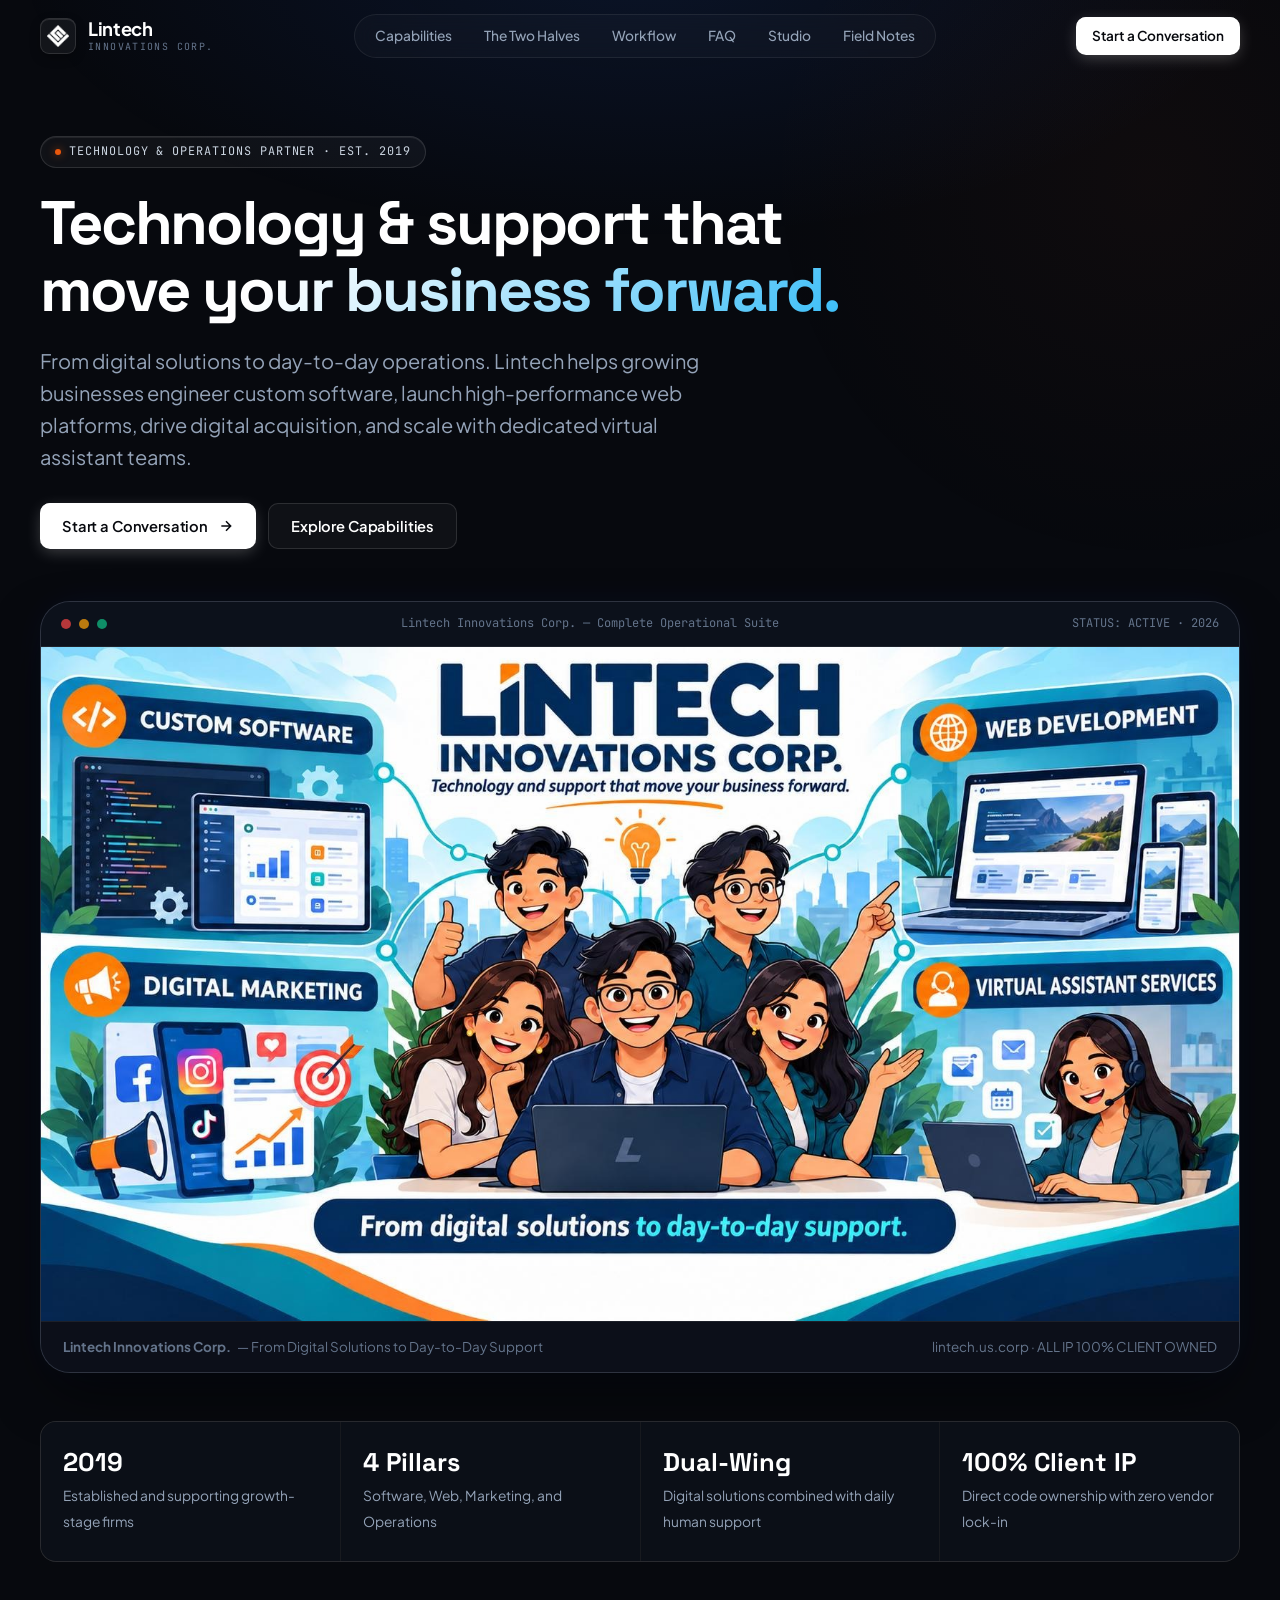
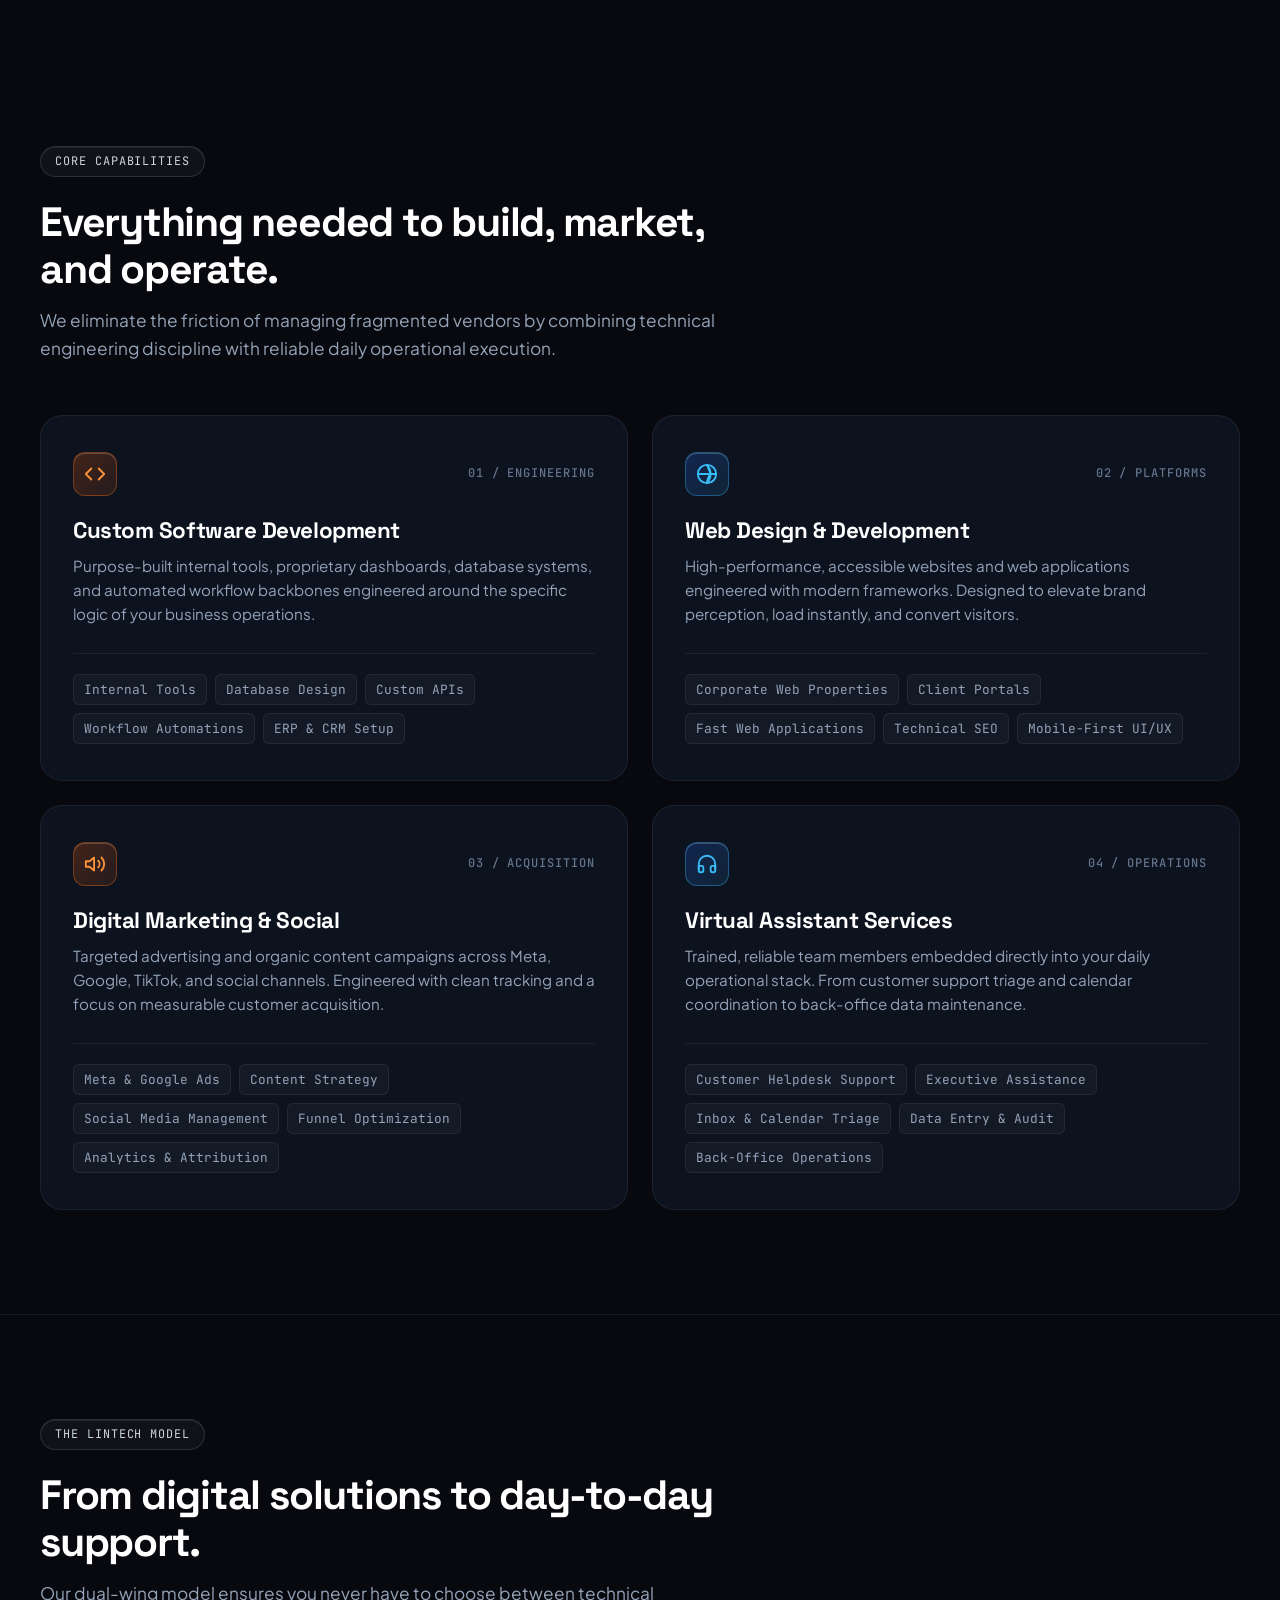
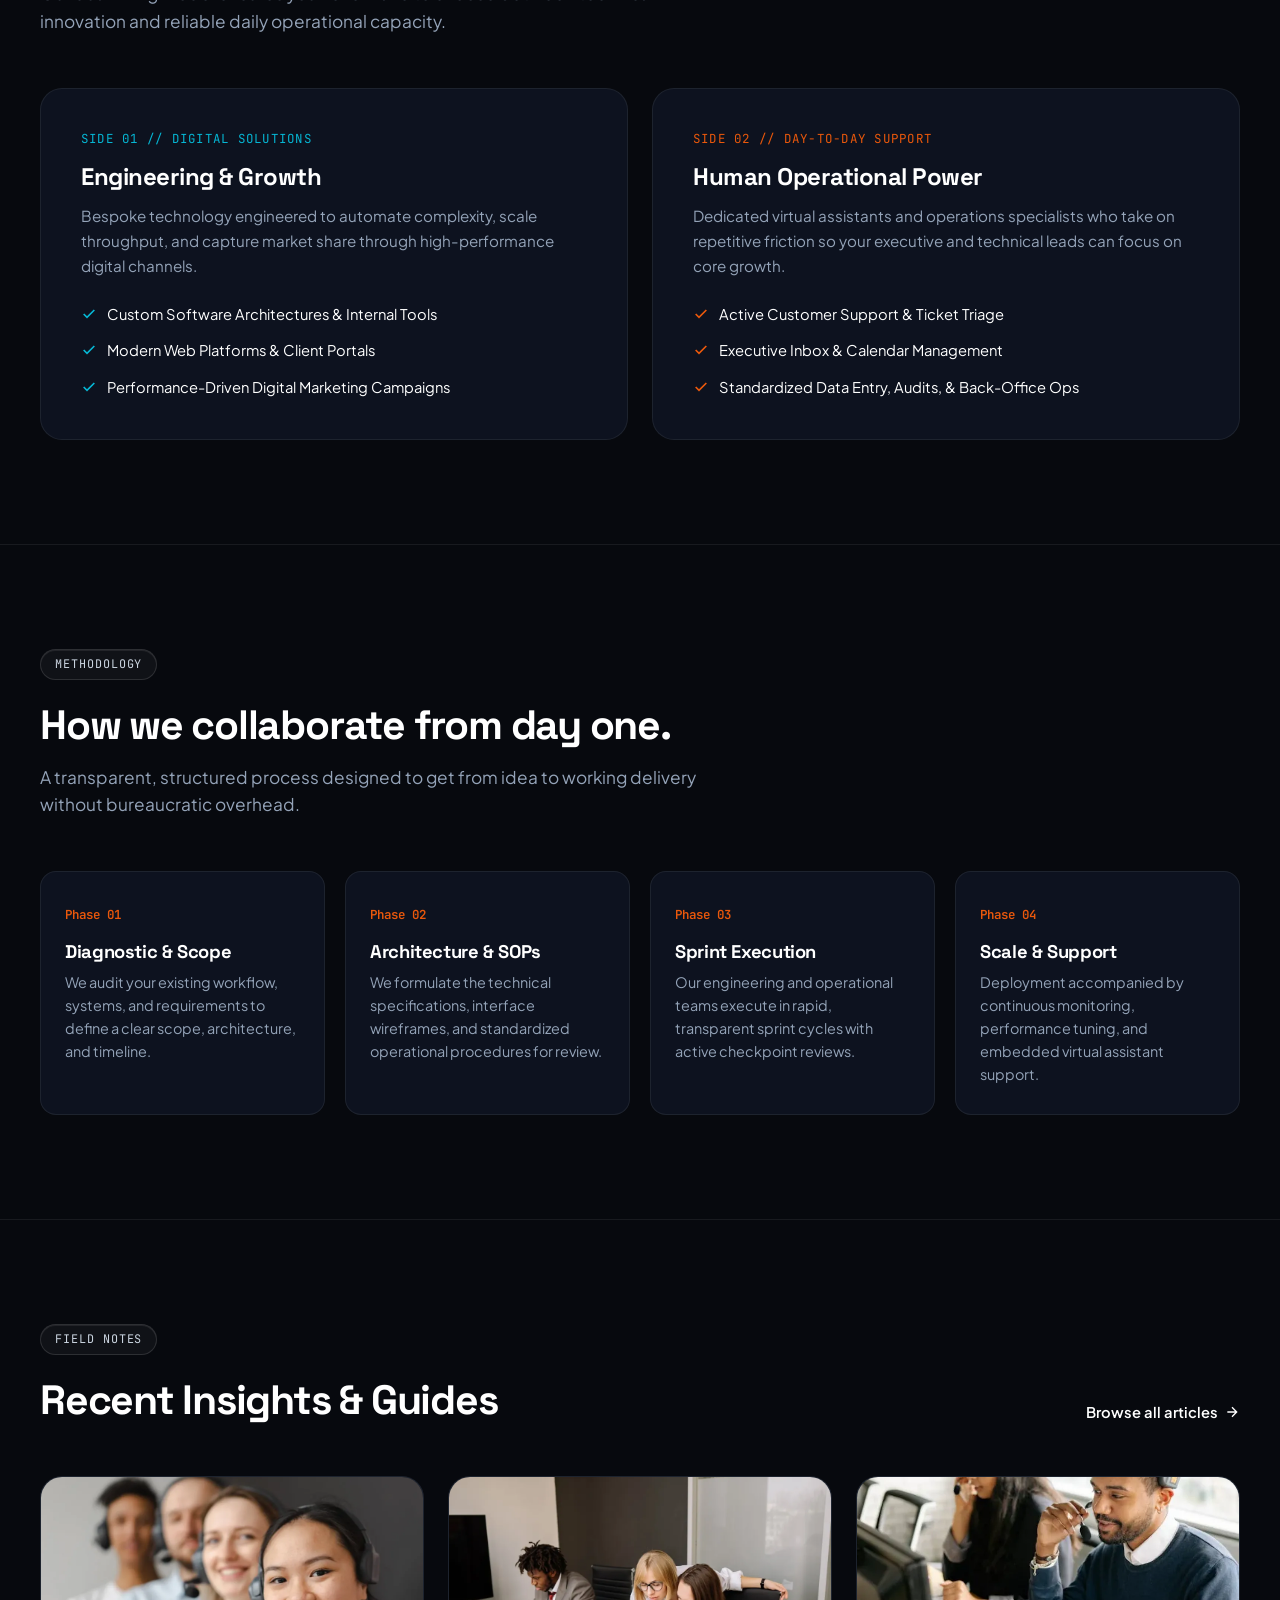
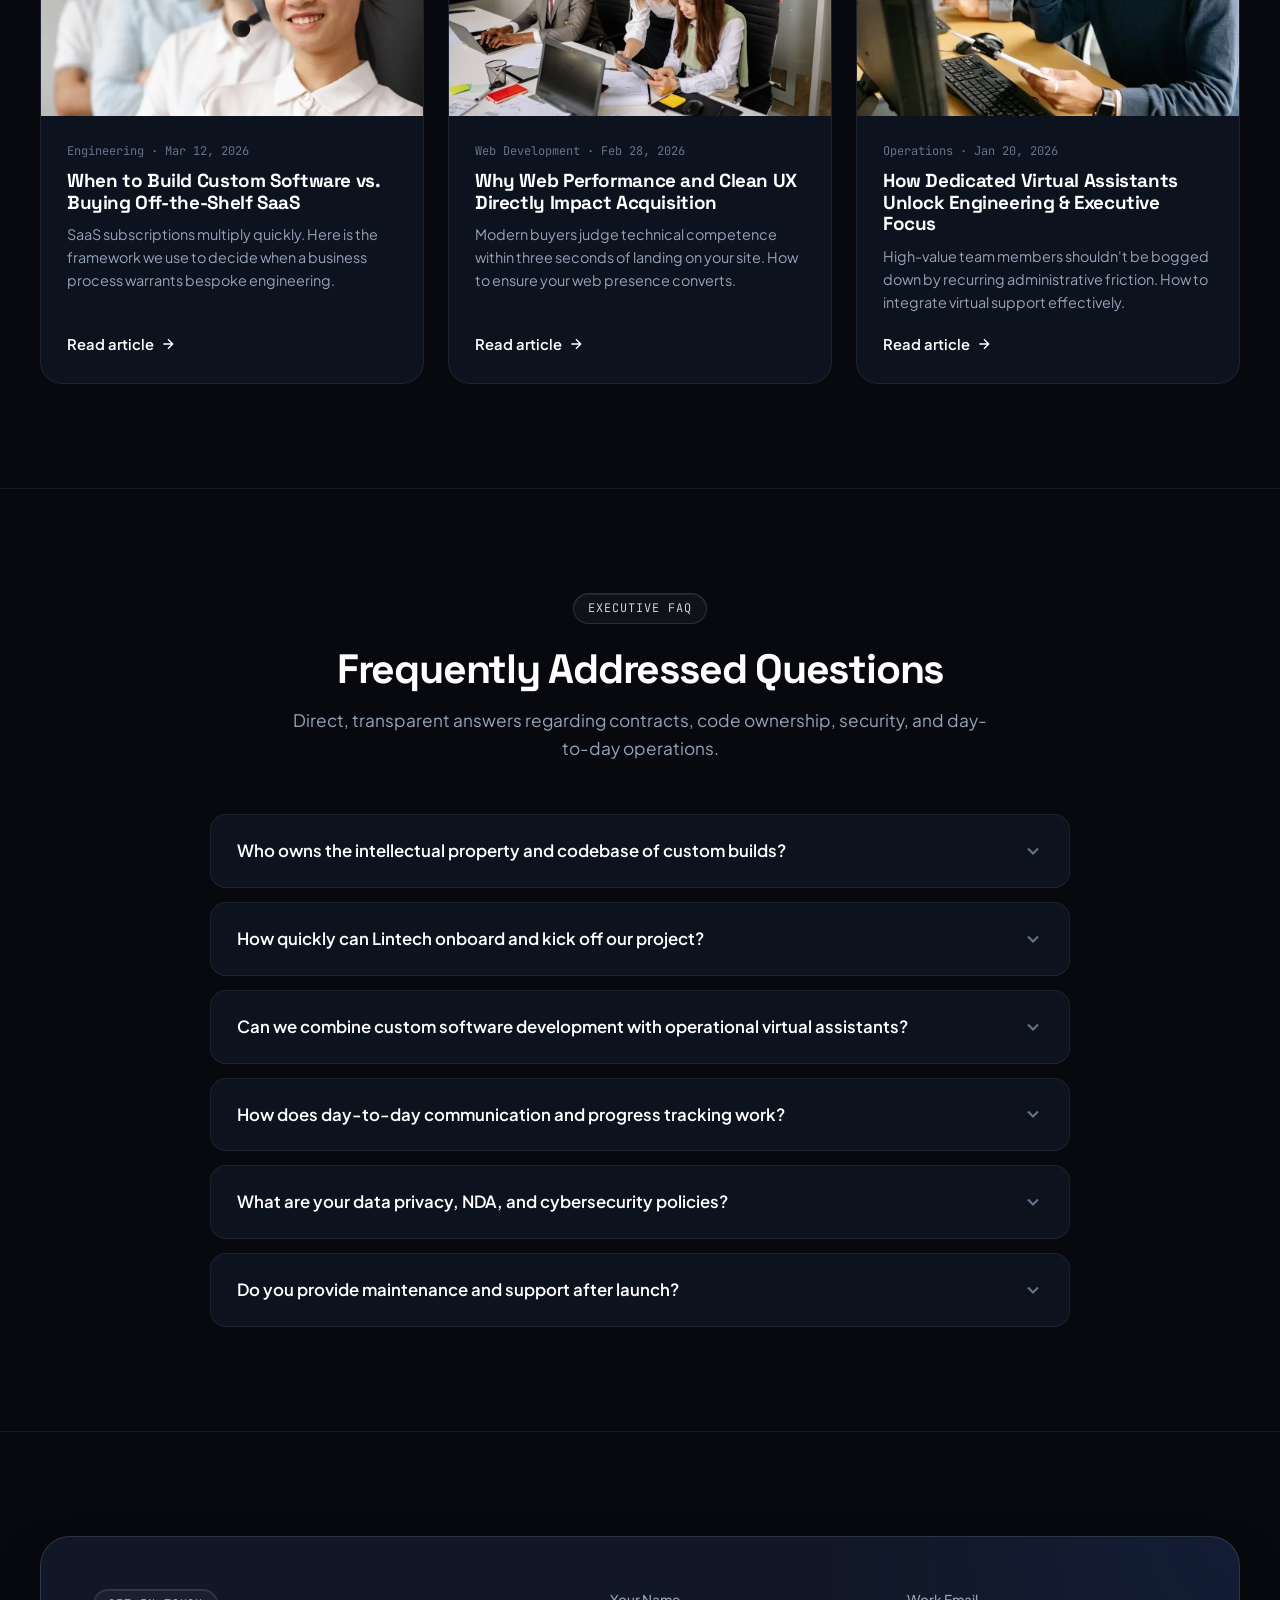
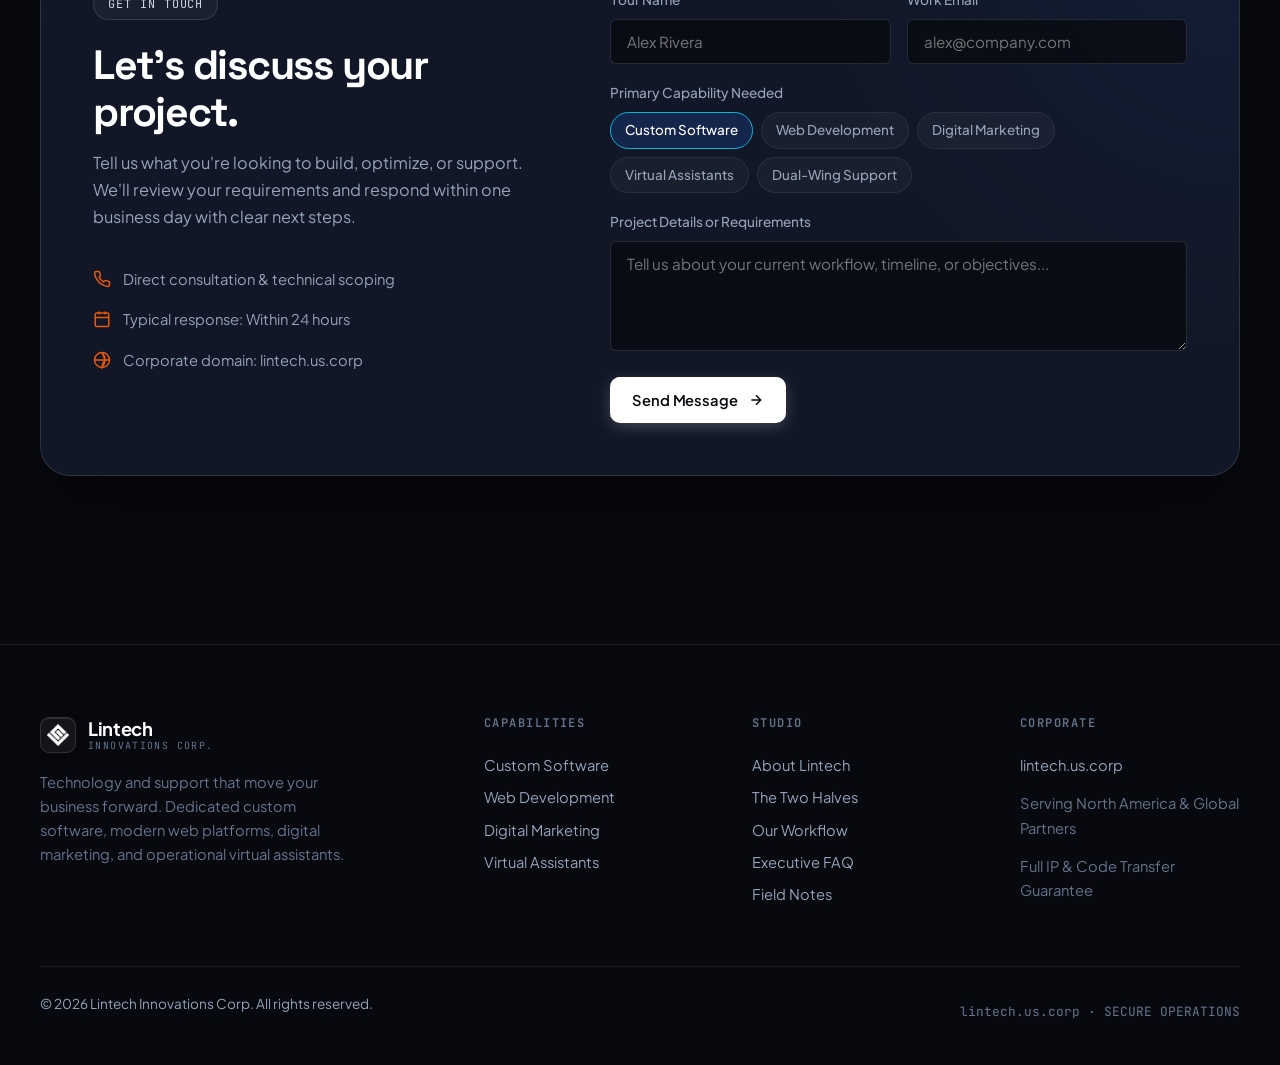
<file: index.html>
<!DOCTYPE html>
<html lang="en">
<head>
  <meta charset="UTF-8" />
  <meta name="viewport" content="width=device-width, initial-scale=1.0" />
  <title>Lintech Innovations Corp. — Technology &amp; Support That Move Your Business Forward</title>
  <meta name="description" content="Lintech Innovations Corp. provides bespoke custom software engineering, modern web development, digital marketing, and dedicated virtual assistant operations." />
  <meta name="theme-color" content="#07090e" />
  <link rel="preconnect" href="https://fonts.googleapis.com">
  <link rel="preconnect" href="https://fonts.gstatic.com" crossorigin>
  <link href="https://fonts.googleapis.com/css2?family=Inter:wght@400;500;600;700&family=Space+Grotesk:wght@500;600;700&family=JetBrains+Mono:wght@400;500&display=swap" rel="stylesheet">
  <link rel="stylesheet" href="assets/css/styles.css?v=2.3" />
  <link rel="icon" href="assets/img/logo.png" type="image/png" />
</head>
<body>
  <!-- Ambient Atmosphere -->
  <div class="bg-ambient" aria-hidden="true"></div>

  <!-- Header -->
  <header class="site-header" id="siteHeader">
    <div class="container nav">
      <a class="brand" href="index.html" aria-label="Lintech Innovations Corp. Home">
        <div class="brand-logo-frame">
          <img src="assets/img/logo.png" alt="Lintech" class="brand-logo" width="22" height="22" />
        </div>
        <div class="brand-text">
          <strong>Lintech</strong>
          <small>Innovations Corp.</small>
        </div>
      </a>

      <nav class="nav-links" aria-label="Primary navigation">
        <a href="#services">Capabilities</a>
        <a href="#solutions-support">The Two Halves</a>
        <a href="#workflow">Workflow</a>
        <a href="#faq">FAQ</a>
        <a href="about.html">Studio</a>
        <a href="blog.html">Field Notes</a>
      </nav>

      <div class="nav-cta">
        <a href="#contact" class="btn btn-primary btn-sm">Start a Conversation</a>
        <button class="hamburger" id="hamburger" aria-label="Toggle navigation menu" aria-expanded="false" aria-controls="mobileMenu">
          <span></span><span></span><span></span>
        </button>
      </div>
    </div>

    <!-- Mobile Menu -->
    <div class="mobile-menu" id="mobileMenu">
      <a href="#services">Capabilities</a>
      <a href="#solutions-support">The Two Halves</a>
      <a href="#workflow">Workflow</a>
      <a href="#faq">FAQ</a>
      <a href="about.html">Studio</a>
      <a href="blog.html">Field Notes</a>
      <a href="#contact" class="btn btn-primary btn-sm" style="margin-top: 8px;">Start a Conversation</a>
    </div>
  </header>

  <main>
    <!-- Hero Section -->
    <section class="hero" id="home">
      <div class="container">
        <div class="hero-content">
          <div class="tag-badge">
            <span class="badge-dot"></span>
            <span>Technology &amp; Operations Partner &middot; Est. 2019</span>
          </div>
          <h1>
            Technology &amp; support that<br />
            <span class="text-highlight">move your business forward.</span>
          </h1>
          <p class="lead">
            From digital solutions to day-to-day operations. Lintech helps growing businesses engineer custom software, launch high-performance web platforms, drive digital acquisition, and scale with dedicated virtual assistant teams.
          </p>
          <div class="hero-actions">
            <a href="#contact" class="btn btn-primary">
              <span>Start a Conversation</span>
              <svg viewBox="0 0 24 24" width="16" height="16" fill="none" stroke="currentColor" stroke-width="2.2"><path d="M5 12h14M12 5l7 7-7 7"/></svg>
            </a>
            <a href="#services" class="btn btn-secondary">Explore Capabilities</a>
          </div>
        </div>

        <!-- Masterpiece Frame for Lintech Banner -->
        <div class="hero-banner-container">
          <div class="hero-banner-header" aria-hidden="true">
            <div class="hero-banner-controls">
              <span></span><span></span><span></span>
            </div>
            <div>Lintech Innovations Corp. &mdash; Complete Operational Suite</div>
            <div>STATUS: ACTIVE &middot; 2026</div>
          </div>

          <img src="assets/img/lintech-banner.jpg"
               alt="Lintech Innovations Corp. team delivering custom software, web development, digital marketing, and virtual assistant services"
               width="1160" height="652" />

          <div class="hero-banner-caption">
            <span><strong>Lintech Innovations Corp.</strong> &mdash; From Digital Solutions to Day-to-Day Support</span>
            <span>lintech.us.corp &middot; ALL IP 100% CLIENT OWNED</span>
          </div>
        </div>

        <!-- Grounded Quick Facts -->
        <div class="quick-facts">
          <div class="fact-item">
            <strong>2019</strong>
            <span>Established and supporting growth-stage firms</span>
          </div>
          <div class="fact-item">
            <strong>4 Pillars</strong>
            <span>Software, Web, Marketing, and Operations</span>
          </div>
          <div class="fact-item">
            <strong>Dual-Wing</strong>
            <span>Digital solutions combined with daily human support</span>
          </div>
          <div class="fact-item">
            <strong>100% Client IP</strong>
            <span>Direct code ownership with zero vendor lock-in</span>
          </div>
        </div>
      </div>
    </section>

    <!-- Core Capabilities Section -->
    <section class="section" id="services">
      <div class="container">
        <div class="section-header">
          <div class="tag-badge"><span>Core Capabilities</span></div>
          <h2>Everything needed to build, market, and operate.</h2>
          <p>We eliminate the friction of managing fragmented vendors by combining technical engineering discipline with reliable daily operational execution.</p>
        </div>

        <div class="services-grid">
          <!-- Pillar 1: Custom Software -->
          <article class="service-card" id="software">
            <div class="service-card-header">
              <div class="service-icon-badge orange">
                <svg viewBox="0 0 24 24" fill="none" stroke="currentColor" stroke-width="2" stroke-linecap="round" stroke-linejoin="round">
                  <polyline points="16 18 22 12 16 6"></polyline>
                  <polyline points="8 6 2 12 8 18"></polyline>
                </svg>
              </div>
              <span class="service-num">01 / ENGINEERING</span>
            </div>
            <h3>Custom Software Development</h3>
            <p>Purpose-built internal tools, proprietary dashboards, database systems, and automated workflow backbones engineered around the specific logic of your business operations.</p>
            <ul class="service-deliverables">
              <li>Internal Tools</li>
              <li>Database Design</li>
              <li>Custom APIs</li>
              <li>Workflow Automations</li>
              <li>ERP &amp; CRM Setup</li>
            </ul>
          </article>

          <!-- Pillar 2: Web Development -->
          <article class="service-card" id="web">
            <div class="service-card-header">
              <div class="service-icon-badge blue">
                <svg viewBox="0 0 24 24" fill="none" stroke="currentColor" stroke-width="2" stroke-linecap="round" stroke-linejoin="round">
                  <circle cx="12" cy="12" r="10"></circle>
                  <line x1="2" y1="12" x2="22" y2="12"></line>
                  <path d="M12 2a15.3 15.3 0 0 1 4 10 15.3 15.3 0 0 1-4 10 15.3 15.3 0 0 1 4-10z"></path>
                </svg>
              </div>
              <span class="service-num">02 / PLATFORMS</span>
            </div>
            <h3>Web Design &amp; Development</h3>
            <p>High-performance, accessible websites and web applications engineered with modern frameworks. Designed to elevate brand perception, load instantly, and convert visitors.</p>
            <ul class="service-deliverables">
              <li>Corporate Web Properties</li>
              <li>Client Portals</li>
              <li>Fast Web Applications</li>
              <li>Technical SEO</li>
              <li>Mobile-First UI/UX</li>
            </ul>
          </article>

          <!-- Pillar 3: Digital Marketing -->
          <article class="service-card" id="marketing">
            <div class="service-card-header">
              <div class="service-icon-badge orange">
                <svg viewBox="0 0 24 24" fill="none" stroke="currentColor" stroke-width="2" stroke-linecap="round" stroke-linejoin="round">
                  <path d="M11 5L6 9H2v6h4l5 4V5z"></path>
                  <path d="M15.54 8.46a5 5 0 0 1 0 7.07"></path>
                  <path d="M19.07 4.93a10 10 0 0 1 0 14.14"></path>
                </svg>
              </div>
              <span class="service-num">03 / ACQUISITION</span>
            </div>
            <h3>Digital Marketing &amp; Social</h3>
            <p>Targeted advertising and organic content campaigns across Meta, Google, TikTok, and social channels. Engineered with clean tracking and a focus on measurable customer acquisition.</p>
            <ul class="service-deliverables">
              <li>Meta &amp; Google Ads</li>
              <li>Content Strategy</li>
              <li>Social Media Management</li>
              <li>Funnel Optimization</li>
              <li>Analytics &amp; Attribution</li>
            </ul>
          </article>

          <!-- Pillar 4: Virtual Assistant Services -->
          <article class="service-card" id="va">
            <div class="service-card-header">
              <div class="service-icon-badge blue">
                <svg viewBox="0 0 24 24" fill="none" stroke="currentColor" stroke-width="2" stroke-linecap="round" stroke-linejoin="round">
                  <path d="M3 18v-6a9 9 0 0 1 18 0v6"></path>
                  <path d="M21 19a2 2 0 0 1-2 2h-1a2 2 0 0 1-2-2v-3a2 2 0 0 1 2-2h3zM3 19a2 2 0 0 0 2 2h1a2 2 0 0 0 2-2v-3a2 2 0 0 0-2-2H3z"></path>
                </svg>
              </div>
              <span class="service-num">04 / OPERATIONS</span>
            </div>
            <h3>Virtual Assistant Services</h3>
            <p>Trained, reliable team members embedded directly into your daily operational stack. From customer support triage and calendar coordination to back-office data maintenance.</p>
            <ul class="service-deliverables">
              <li>Customer Helpdesk Support</li>
              <li>Executive Assistance</li>
              <li>Inbox &amp; Calendar Triage</li>
              <li>Data Entry &amp; Audit</li>
              <li>Back-Office Operations</li>
            </ul>
          </article>
        </div>
      </div>
    </section>

    <!-- The Two Halves of Lintech (Banner Tagline Showcase) -->
    <section class="section" id="solutions-support" style="border-top: 1px solid var(--border-subtle);">
      <div class="container">
        <div class="section-header">
          <div class="tag-badge"><span>The Lintech Model</span></div>
          <h2>From digital solutions to day-to-day support.</h2>
          <p>Our dual-wing model ensures you never have to choose between technical innovation and reliable daily operational capacity.</p>
        </div>

        <div class="pillars-showcase">
          <!-- Side 1: Digital Solutions -->
          <div class="pillar-box">
            <span class="pillar-badge">Side 01 // Digital Solutions</span>
            <h3>Engineering &amp; Growth</h3>
            <p>Bespoke technology engineered to automate complexity, scale throughput, and capture market share through high-performance digital channels.</p>
            <ul class="pillar-list">
              <li>
                <svg viewBox="0 0 24 24" fill="none" stroke="currentColor" stroke-width="2.5"><polyline points="20 6 9 17 4 12"></polyline></svg>
                <span>Custom Software Architectures &amp; Internal Tools</span>
              </li>
              <li>
                <svg viewBox="0 0 24 24" fill="none" stroke="currentColor" stroke-width="2.5"><polyline points="20 6 9 17 4 12"></polyline></svg>
                <span>Modern Web Platforms &amp; Client Portals</span>
              </li>
              <li>
                <svg viewBox="0 0 24 24" fill="none" stroke="currentColor" stroke-width="2.5"><polyline points="20 6 9 17 4 12"></polyline></svg>
                <span>Performance-Driven Digital Marketing Campaigns</span>
              </li>
            </ul>
          </div>

          <!-- Side 2: Day-to-Day Support -->
          <div class="pillar-box">
            <span class="pillar-badge warm">Side 02 // Day-to-Day Support</span>
            <h3>Human Operational Power</h3>
            <p>Dedicated virtual assistants and operations specialists who take on repetitive friction so your executive and technical leads can focus on core growth.</p>
            <ul class="pillar-list warm">
              <li>
                <svg viewBox="0 0 24 24" fill="none" stroke="currentColor" stroke-width="2.5"><polyline points="20 6 9 17 4 12"></polyline></svg>
                <span>Active Customer Support &amp; Ticket Triage</span>
              </li>
              <li>
                <svg viewBox="0 0 24 24" fill="none" stroke="currentColor" stroke-width="2.5"><polyline points="20 6 9 17 4 12"></polyline></svg>
                <span>Executive Inbox &amp; Calendar Management</span>
              </li>
              <li>
                <svg viewBox="0 0 24 24" fill="none" stroke="currentColor" stroke-width="2.5"><polyline points="20 6 9 17 4 12"></polyline></svg>
                <span>Standardized Data Entry, Audits, &amp; Back-Office Ops</span>
              </li>
            </ul>
          </div>
        </div>
      </div>
    </section>

    <!-- Workflow / Methodology -->
    <section class="section" id="workflow" style="border-top: 1px solid var(--border-subtle);">
      <div class="container">
        <div class="section-header">
          <div class="tag-badge"><span>Methodology</span></div>
          <h2>How we collaborate from day one.</h2>
          <p>A transparent, structured process designed to get from idea to working delivery without bureaucratic overhead.</p>
        </div>

        <div class="workflow-grid">
          <div class="workflow-step">
            <span class="step-index">Phase 01</span>
            <h3>Diagnostic &amp; Scope</h3>
            <p>We audit your existing workflow, systems, and requirements to define a clear scope, architecture, and timeline.</p>
          </div>
          <div class="workflow-step">
            <span class="step-index">Phase 02</span>
            <h3>Architecture &amp; SOPs</h3>
            <p>We formulate the technical specifications, interface wireframes, and standardized operational procedures for review.</p>
          </div>
          <div class="workflow-step">
            <span class="step-index">Phase 03</span>
            <h3>Sprint Execution</h3>
            <p>Our engineering and operational teams execute in rapid, transparent sprint cycles with active checkpoint reviews.</p>
          </div>
          <div class="workflow-step">
            <span class="step-index">Phase 04</span>
            <h3>Scale &amp; Support</h3>
            <p>Deployment accompanied by continuous monitoring, performance tuning, and embedded virtual assistant support.</p>
          </div>
        </div>
      </div>
    </section>

    <!-- Field Notes / Articles -->
    <section class="section" id="articles" style="border-top: 1px solid var(--border-subtle);">
      <div class="container">
        <div class="section-header" style="display:flex; justify-content:space-between; align-items:flex-end; flex-wrap:wrap; gap:20px; max-width:none;">
          <div>
            <div class="tag-badge"><span>Field Notes</span></div>
            <h2 style="margin:0;">Recent Insights &amp; Guides</h2>
          </div>
          <a href="blog.html" class="link-inline">
            <span>Browse all articles</span>
            <svg viewBox="0 0 24 24" fill="none" stroke="currentColor" stroke-width="2"><path d="M5 12h14M12 5l7 7-7 7"/></svg>
          </a>
        </div>
        <div id="homeInsights" class="cards-3"></div>
      </div>
    </section>

    <!-- Executive FAQ Section -->
    <section class="section" id="faq" style="border-top: 1px solid var(--border-subtle);">
      <div class="container">
        <div class="section-header" style="text-align: center; margin-left: auto; margin-right: auto;">
          <div class="tag-badge"><span>Executive FAQ</span></div>
          <h2>Frequently Addressed Questions</h2>
          <p>Direct, transparent answers regarding contracts, code ownership, security, and day-to-day operations.</p>
        </div>

        <div class="faq-accordion" id="faqAccordion">
          <!-- Item 1 -->
          <div class="faq-item">
            <button class="faq-trigger" aria-expanded="false" type="button">
              <span>Who owns the intellectual property and codebase of custom builds?</span>
              <svg class="faq-icon" viewBox="0 0 24 24" fill="none" stroke="currentColor" stroke-width="2.5"><polyline points="6 9 12 15 18 9"></polyline></svg>
            </button>
            <div class="faq-content">
              <p>You own 100% of all intellectual property, source code, repositories, data schemas, and design assets from day one. We develop directly in your GitHub/GitLab repositories or transfer them cleanly upon milestone sign-offs. We never enforce proprietary vendor lock-in.</p>
            </div>
          </div>

          <!-- Item 2 -->
          <div class="faq-item">
            <button class="faq-trigger" aria-expanded="false" type="button">
              <span>How quickly can Lintech onboard and kick off our project?</span>
              <svg class="faq-icon" viewBox="0 0 24 24" fill="none" stroke="currentColor" stroke-width="2.5"><polyline points="6 9 12 15 18 9"></polyline></svg>
            </button>
            <div class="faq-content">
              <p>Following our initial diagnostic session and approved technical scope, sprint kickoffs typically occur within 3 to 7 business days. For dedicated virtual assistant placements, onboarding and SOP calibration typically take 5 business days.</p>
            </div>
          </div>

          <!-- Item 3 -->
          <div class="faq-item">
            <button class="faq-trigger" aria-expanded="false" type="button">
              <span>Can we combine custom software development with operational virtual assistants?</span>
              <svg class="faq-icon" viewBox="0 0 24 24" fill="none" stroke="currentColor" stroke-width="2.5"><polyline points="6 9 12 15 18 9"></polyline></svg>
            </button>
            <div class="faq-content">
              <p>Yes. That is precisely our dual-wing model (<em>"From digital solutions to day-to-day support"</em>). Our engineers can build your internal tools or workflow automations, and our virtual assistants are trained directly on those systems to operate them daily—eliminating knowledge transfer friction.</p>
            </div>
          </div>

          <!-- Item 4 -->
          <div class="faq-item">
            <button class="faq-trigger" aria-expanded="false" type="button">
              <span>How does day-to-day communication and progress tracking work?</span>
              <svg class="faq-icon" viewBox="0 0 24 24" fill="none" stroke="currentColor" stroke-width="2.5"><polyline points="6 9 12 15 18 9"></polyline></svg>
            </button>
            <div class="faq-content">
              <p>We work directly inside your communication channels (shared Slack Connect, Microsoft Teams, or Discord). You receive asynchronous daily standup logs, weekly live demo walkthroughs, and real-time kanban tracking on Jira, Linear, or ClickUp.</p>
            </div>
          </div>

          <!-- Item 5 -->
          <div class="faq-item">
            <button class="faq-trigger" aria-expanded="false" type="button">
              <span>What are your data privacy, NDA, and cybersecurity policies?</span>
              <svg class="faq-icon" viewBox="0 0 24 24" fill="none" stroke="currentColor" stroke-width="2.5"><polyline points="6 9 12 15 18 9"></polyline></svg>
            </button>
            <div class="faq-content">
              <p>We sign mutual NDAs prior to accessing any internal data or codebase. All team members use enterprise password managers (1Password / Bitwarden), enforced multi-factor authentication (MFA), and role-based least-privilege access controls.</p>
            </div>
          </div>

          <!-- Item 6 -->
          <div class="faq-item">
            <button class="faq-trigger" aria-expanded="false" type="button">
              <span>Do you provide maintenance and support after launch?</span>
              <svg class="faq-icon" viewBox="0 0 24 24" fill="none" stroke="currentColor" stroke-width="2.5"><polyline points="6 9 12 15 18 9"></polyline></svg>
            </button>
            <div class="faq-content">
              <p>Yes. Every engineering deployment includes a 30-day warranty window for bug fixes and stability checks. Afterward, we offer ongoing maintenance retainers covering security patches, feature iterations, database optimization, and cloud uptime monitoring.</p>
            </div>
          </div>
        </div>
      </div>
    </section>

    <!-- Practical Project Inquiry Form -->
    <section class="section" id="contact" style="border-top: 1px solid var(--border-subtle);">
      <div class="container">
        <div class="inquiry-box">
          <div class="inquiry-info">
            <div class="tag-badge"><span>Get in Touch</span></div>
            <h2>Let's discuss your project.</h2>
            <p>Tell us what you're looking to build, optimize, or support. We'll review your requirements and respond within one business day with clear next steps.</p>

            <div class="inquiry-meta">
              <div class="inquiry-meta-item">
                <svg viewBox="0 0 24 24" fill="none" stroke="currentColor" stroke-width="2"><path d="M22 16.92v3a2 2 0 0 1-2.18 2 19.79 19.79 0 0 1-8.63-3.07 19.5 19.5 0 0 1-6-6 19.79 19.79 0 0 1-3.07-8.67A2 2 0 0 1 4.11 2h3a2 2 0 0 1 2 1.72 12.84 12.84 0 0 0 .7 2.81 2 2 0 0 1-.45 2.11L8.09 9.91a16 16 0 0 0 6 6l1.27-1.27a2 2 0 0 1 2.11-.45 12.84 12.84 0 0 0 2.81.7A2 2 0 0 1 22 16.92z"></path></svg>
                <span>Direct consultation &amp; technical scoping</span>
              </div>
              <div class="inquiry-meta-item">
                <svg viewBox="0 0 24 24" fill="none" stroke="currentColor" stroke-width="2"><rect x="3" y="4" width="18" height="18" rx="2" ry="2"></rect><line x1="16" y1="2" x2="16" y2="6"></line><line x1="8" y1="2" x2="8" y2="6"></line><line x1="3" y1="10" x2="21" y2="10"></line></svg>
                <span>Typical response: Within 24 hours</span>
              </div>
              <div class="inquiry-meta-item">
                <svg viewBox="0 0 24 24" fill="none" stroke="currentColor" stroke-width="2"><circle cx="12" cy="12" r="10"></circle><line x1="2" y1="12" x2="22" y2="12"></line><path d="M12 2a15.3 15.3 0 0 1 4 10 15.3 15.3 0 0 1-4 10 15.3 15.3 0 0 1 4-10z"></path></svg>
                <span>Corporate domain: lintech.us.corp</span>
              </div>
            </div>
          </div>

          <!-- Realistic Form with Actionable Fields -->
          <form class="inquiry-form" id="contactForm">
            <div class="form-row">
              <div class="form-group">
                <label for="contactName">Your Name</label>
                <input class="form-input" id="contactName" type="text" placeholder="Alex Rivera" required />
              </div>
              <div class="form-group">
                <label for="contactEmail">Work Email</label>
                <input class="form-input" id="contactEmail" type="email" placeholder="alex@company.com" required />
              </div>
            </div>

            <div class="form-group">
              <label>Primary Capability Needed</label>
              <!-- Interactive Service Selector Chips -->
              <div class="service-pills" id="servicePills" role="radiogroup" aria-label="Service needed">
                <button type="button" class="service-pill-btn active" data-value="custom-software">Custom Software</button>
                <button type="button" class="service-pill-btn" data-value="web-development">Web Development</button>
                <button type="button" class="service-pill-btn" data-value="digital-marketing">Digital Marketing</button>
                <button type="button" class="service-pill-btn" data-value="virtual-assistants">Virtual Assistants</button>
                <button type="button" class="service-pill-btn" data-value="comprehensive-support">Dual-Wing Support</button>
              </div>
              <input type="hidden" id="serviceInterest" name="serviceInterest" value="custom-software" />
            </div>

            <div class="form-group">
              <label for="projectDetails">Project Details or Requirements</label>
              <textarea class="form-textarea" id="projectDetails" placeholder="Tell us about your current workflow, timeline, or objectives..." required></textarea>
            </div>

            <button class="btn btn-primary" type="submit" style="align-self: flex-start; margin-top: 8px;">
              <span>Send Message</span>
              <svg viewBox="0 0 24 24" width="16" height="16" fill="none" stroke="currentColor" stroke-width="2.2"><path d="M5 12h14M12 5l7 7-7 7"/></svg>
            </button>
          </form>
        </div>
      </div>
    </section>
  </main>

  <!-- Footer -->
  <footer class="site-footer">
    <div class="container">
      <div class="footer-grid">
        <div class="footer-brand">
          <a class="brand" href="index.html">
            <div class="brand-logo-frame">
              <img src="assets/img/logo.png" alt="Lintech" class="brand-logo" width="22" height="22" />
            </div>
            <div class="brand-text">
              <strong>Lintech</strong>
              <small>Innovations Corp.</small>
            </div>
          </a>
          <p>Technology and support that move your business forward. Dedicated custom software, modern web platforms, digital marketing, and operational virtual assistants.</p>
        </div>

        <div class="footer-col">
          <h4>Capabilities</h4>
          <a href="#software">Custom Software</a>
          <a href="#web">Web Development</a>
          <a href="#marketing">Digital Marketing</a>
          <a href="#va">Virtual Assistants</a>
        </div>

        <div class="footer-col">
          <h4>Studio</h4>
          <a href="about.html">About Lintech</a>
          <a href="#solutions-support">The Two Halves</a>
          <a href="#workflow">Our Workflow</a>
          <a href="#faq">Executive FAQ</a>
          <a href="blog.html">Field Notes</a>
        </div>

        <div class="footer-col">
          <h4>Corporate</h4>
          <span>lintech.us.corp</span>
          <span style="color: var(--text-tertiary); margin-top: 6px;">Serving North America &amp; Global Partners</span>
          <span style="color: var(--text-tertiary); margin-top: 6px;">Full IP &amp; Code Transfer Guarantee</span>
        </div>
      </div>

      <div class="footer-bottom">
        <p>&copy; <span id="copyrightYear">2026</span> Lintech Innovations Corp. All rights reserved.</p>
        <span style="font-family: var(--font-mono); font-size: 0.8rem; color: var(--text-tertiary);">lintech.us.corp &middot; SECURE OPERATIONS</span>
      </div>
    </div>
  </footer>

  <!-- Interactions & Dynamic Content (Local, zero build-step, 100% Hostinger ready) -->
  <script src="assets/js/blog.js?v=2.2"></script>
  <script src="assets/js/main.js?v=2.2"></script>
</body>
</html>
</file>
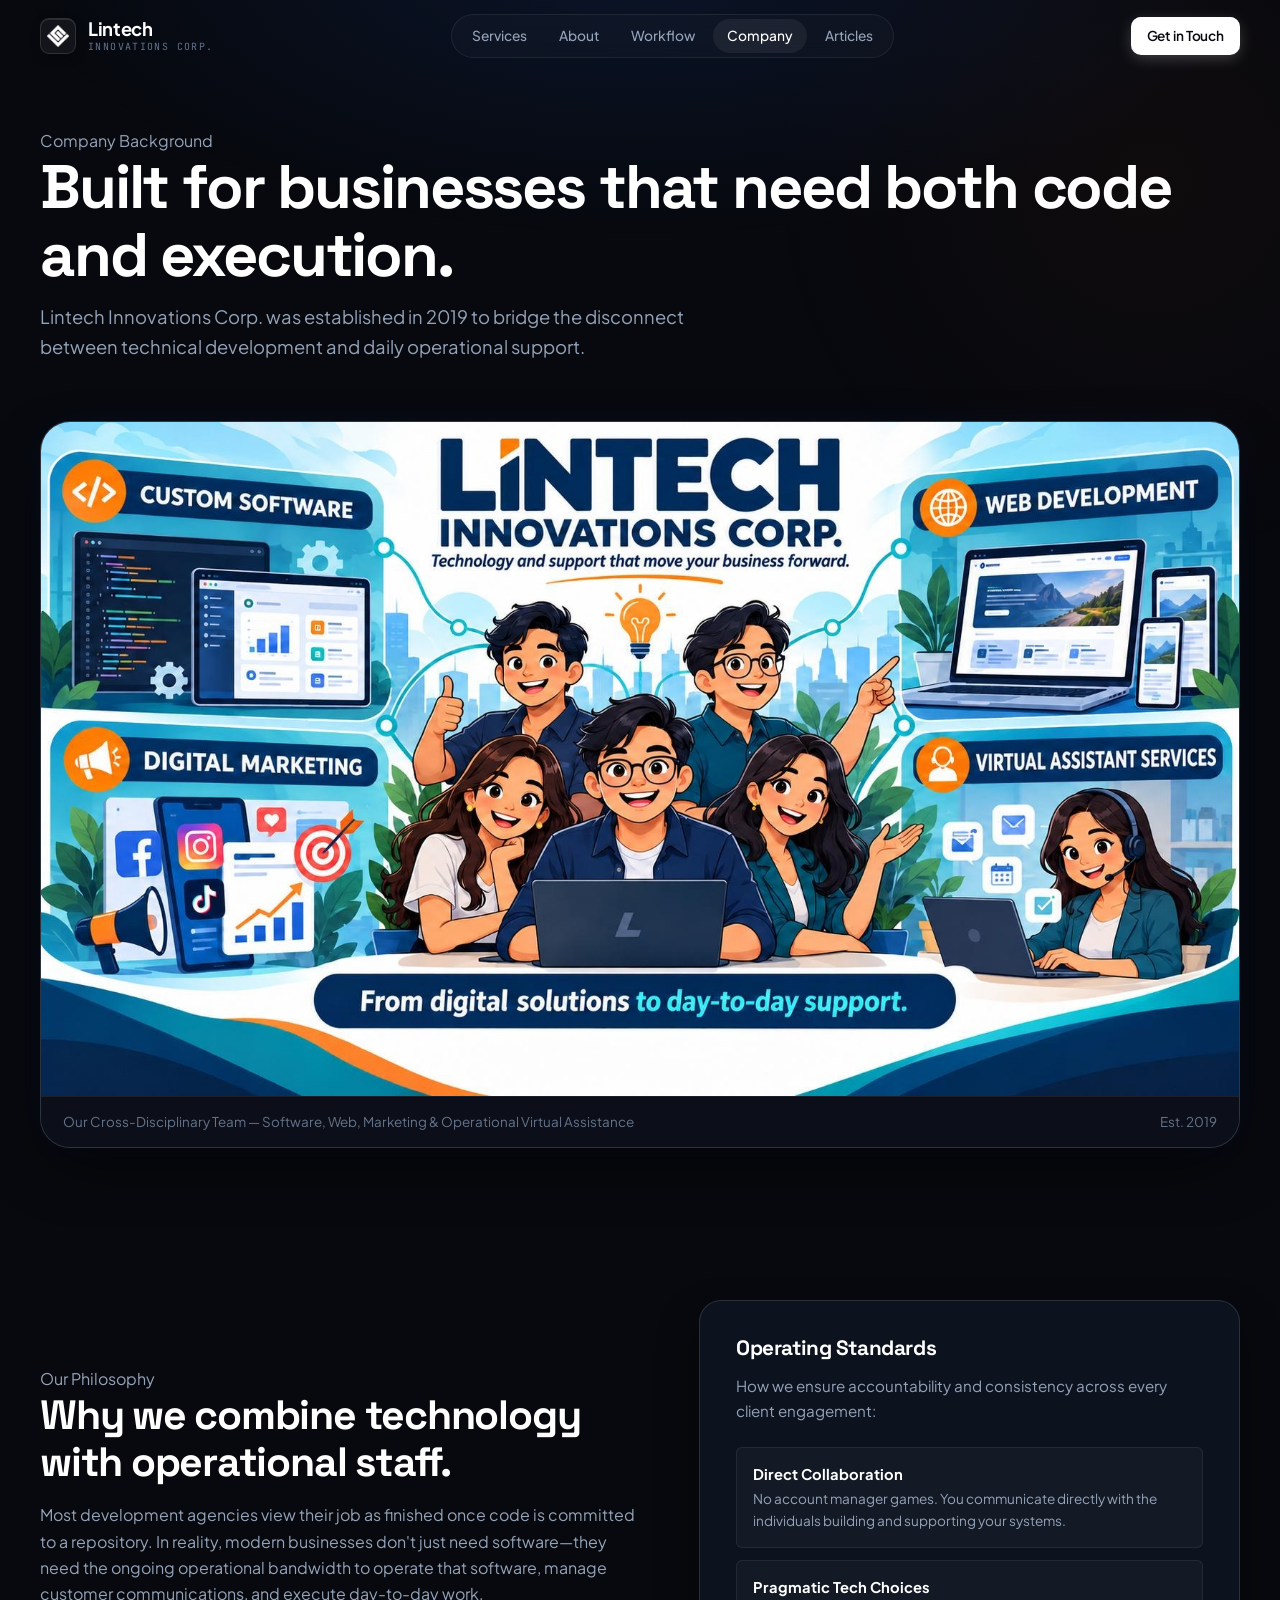
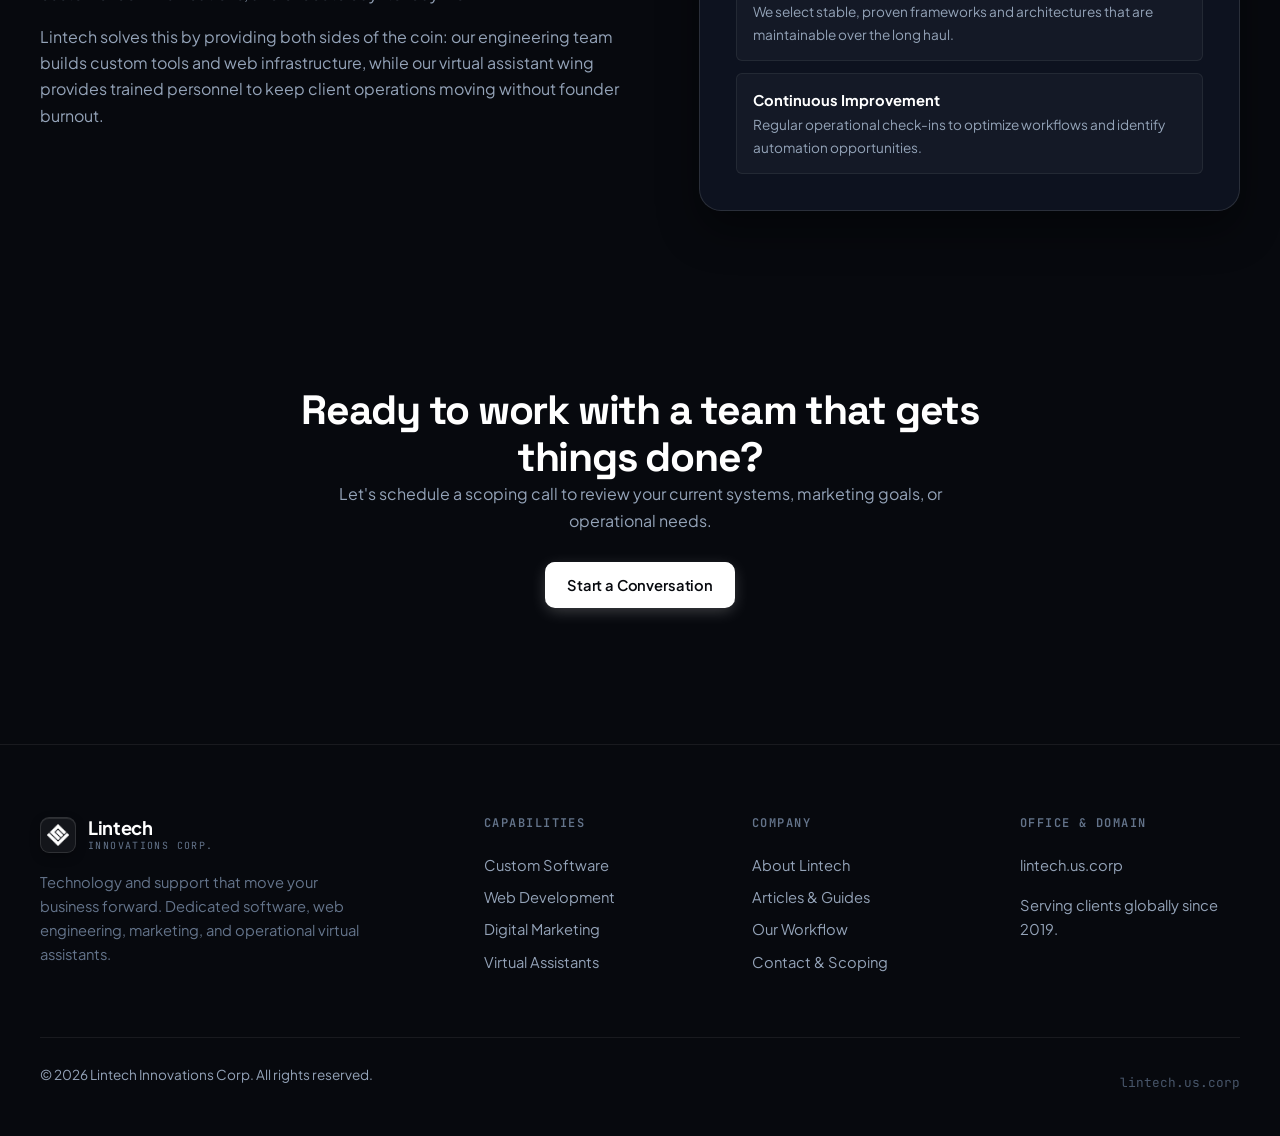
<file: about.html>
<!DOCTYPE html>
<html lang="en">
<head>
  <meta charset="UTF-8" />
  <meta name="viewport" content="width=device-width, initial-scale=1.0" />
  <title>About Lintech Innovations Corp. — Company &amp; Philosophy</title>
  <meta name="description" content="Lintech Innovations Corp. is a technology and operational support studio founded in 2019, specializing in custom software, web engineering, digital marketing, and dedicated virtual assistants." />
  <meta name="theme-color" content="#090d16" />
  <link rel="preconnect" href="https://fonts.googleapis.com">
  <link rel="preconnect" href="https://fonts.gstatic.com" crossorigin>
  <link href="https://fonts.googleapis.com/css2?family=Inter:wght@400;500;600;700&family=Space+Grotesk:wght@500;600;700&family=JetBrains+Mono:wght@400;500&display=swap" rel="stylesheet">
  <link rel="stylesheet" href="assets/css/styles.css?v=2.3" />
  <link rel="icon" href="assets/img/logo.png" type="image/png" />
</head>
<body>
  <div class="bg-ambient" aria-hidden="true"></div>

  <header class="site-header">
    <div class="container nav">
      <a class="brand" href="index.html" aria-label="Lintech Innovations Corp. Home">
        <div class="brand-logo-frame">
          <img src="assets/img/logo.png" alt="Lintech" class="brand-logo" width="22" height="22" />
        </div>
        <div class="brand-text">
          <strong>Lintech</strong>
          <small>Innovations Corp.</small>
        </div>
      </a>
      <nav class="nav-links" aria-label="Primary navigation">
        <a href="index.html#services">Services</a>
        <a href="index.html#about">About</a>
        <a href="index.html#process">Workflow</a>
        <a href="about.html" class="active">Company</a>
        <a href="blog.html">Articles</a>
      </nav>
      <div class="nav-cta">
        <a href="index.html#contact" class="btn btn-primary btn-sm">Get in Touch</a>
        <button class="hamburger" id="hamburger" aria-label="Toggle navigation menu" aria-expanded="false" aria-controls="mobileMenu">
          <span></span><span></span><span></span>
        </button>
      </div>
    </div>
    <div class="mobile-menu" id="mobileMenu">
      <a href="index.html#services">Services</a>
      <a href="index.html#about">About</a>
      <a href="index.html#process">Workflow</a>
      <a href="about.html">Company</a>
      <a href="blog.html">Articles</a>
      <a href="index.html#contact" class="btn btn-primary btn-sm" style="margin-top: 8px;">Get in Touch</a>
    </div>
  </header>

  <main>
    <section class="page-header">
      <div class="container">
        <div class="tag"><span>Company Background</span></div>
        <h1>Built for businesses that need both code and execution.</h1>
        <p class="lead">Lintech Innovations Corp. was established in 2019 to bridge the disconnect between technical development and daily operational support.</p>
      </div>
    </section>

    <!-- Clean Banner Feature -->
    <section style="padding-bottom: 48px;">
      <div class="container">
        <div class="hero-banner-container">
          <img src="assets/img/lintech-banner.jpg"
               alt="Lintech Innovations Corp. team offering custom software, web development, digital marketing, and virtual assistant services"
               width="1160" height="652" />
          <div class="hero-banner-caption">
            <span>Our Cross-Disciplinary Team &mdash; Software, Web, Marketing &amp; Operational Virtual Assistance</span>
            <span>Est. 2019</span>
          </div>
        </div>
      </div>
    </section>

    <section class="section" style="border-top: 1px solid var(--border);">
      <div class="container about-split">
        <div class="about-text">
          <div class="tag"><span>Our Philosophy</span></div>
          <h2>Why we combine technology with operational staff.</h2>
          <p>Most development agencies view their job as finished once code is committed to a repository. In reality, modern businesses don't just need software—they need the ongoing operational bandwidth to operate that software, manage customer communications, and execute day-to-day work.</p>
          <p>Lintech solves this by providing both sides of the coin: our engineering team builds custom tools and web infrastructure, while our virtual assistant wing provides trained personnel to keep client operations moving without founder burnout.</p>
        </div>

        <div class="about-card-box">
          <h3>Operating Standards</h3>
          <p>How we ensure accountability and consistency across every client engagement:</p>
          <div class="focus-list" style="grid-template-columns: 1fr;">
            <div class="focus-item">
              <strong>Direct Collaboration</strong>
              <span>No account manager games. You communicate directly with the individuals building and supporting your systems.</span>
            </div>
            <div class="focus-item">
              <strong>Pragmatic Tech Choices</strong>
              <span>We select stable, proven frameworks and architectures that are maintainable over the long haul.</span>
            </div>
            <div class="focus-item">
              <strong>Continuous Improvement</strong>
              <span>Regular operational check-ins to optimize workflows and identify automation opportunities.</span>
            </div>
          </div>
        </div>
      </div>
    </section>

    <!-- Action Prompt -->
    <section class="section" style="border-top: 1px solid var(--border); padding: 72px 0;">
      <div class="container" style="text-align: center; max-width: 680px;">
        <h2>Ready to work with a team that gets things done?</h2>
        <p style="margin-bottom: 28px;">Let's schedule a scoping call to review your current systems, marketing goals, or operational needs.</p>
        <a href="index.html#contact" class="btn btn-primary">Start a Conversation</a>
      </div>
    </section>
  </main>

  <footer class="site-footer">
    <div class="container">
      <div class="footer-grid">
        <div class="footer-brand">
          <a class="brand" href="index.html">
            <div class="brand-logo-frame">
              <img src="assets/img/logo.png" alt="Lintech" class="brand-logo" width="22" height="22" />
            </div>
            <div class="brand-text">
              <strong>Lintech</strong>
              <small>Innovations Corp.</small>
            </div>
          </a>
          <p>Technology and support that move your business forward. Dedicated software, web engineering, marketing, and operational virtual assistants.</p>
        </div>
        <div class="footer-col">
          <h4>Capabilities</h4>
          <a href="index.html#software">Custom Software</a>
          <a href="index.html#web">Web Development</a>
          <a href="index.html#marketing">Digital Marketing</a>
          <a href="index.html#va">Virtual Assistants</a>
        </div>
        <div class="footer-col">
          <h4>Company</h4>
          <a href="about.html">About Lintech</a>
          <a href="blog.html">Articles &amp; Guides</a>
          <a href="index.html#process">Our Workflow</a>
          <a href="index.html#contact">Contact &amp; Scoping</a>
        </div>
        <div class="footer-col">
          <h4>Office &amp; Domain</h4>
          <span>lintech.us.corp</span>
          <span style="color: var(--text-faint); margin-top: 8px;">Serving clients globally since 2019.</span>
        </div>
      </div>
      <div class="footer-bottom">
        <p>&copy; <span id="copyrightYear">2026</span> Lintech Innovations Corp. All rights reserved.</p>
        <span style="font-family: var(--font-mono); font-size: 0.8rem; color: var(--text-faint);">lintech.us.corp</span>
      </div>
    </div>
  </footer>

      <script src="assets/js/main.js?v=2.2"></script>
</body>
</html>
</file>
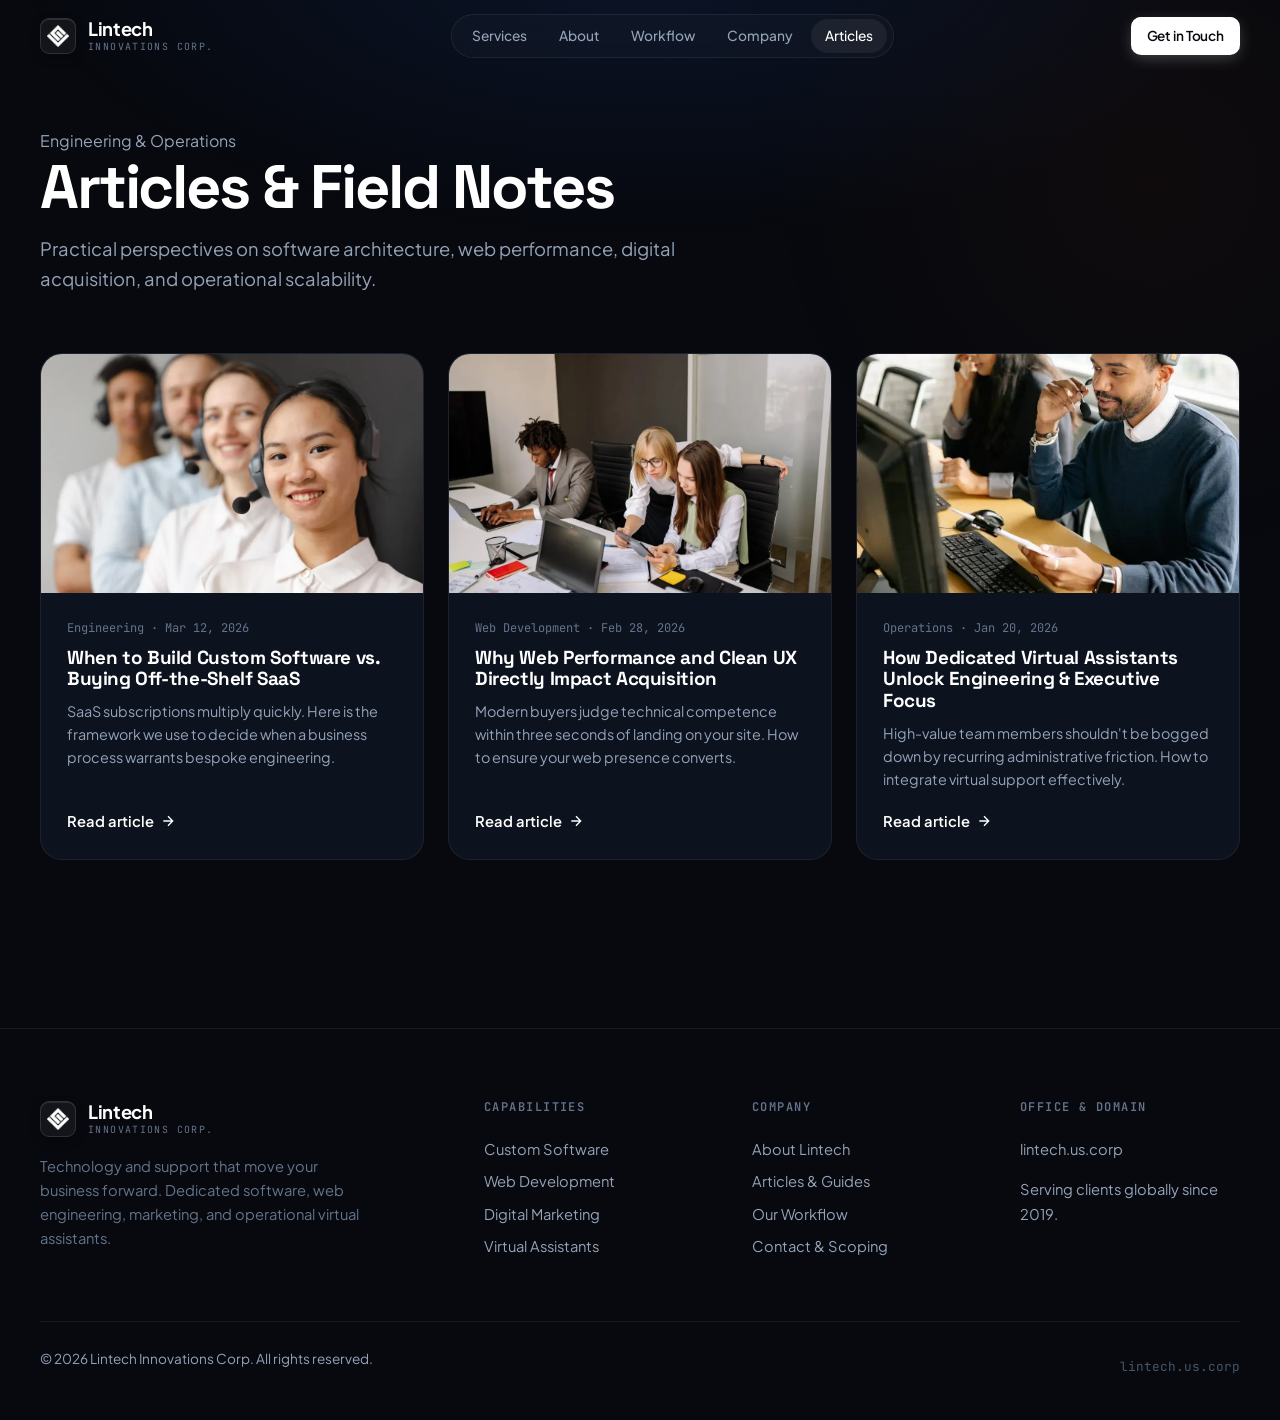
<file: blog.html>
<!DOCTYPE html>
<html lang="en">
<head>
  <meta charset="UTF-8" />
  <meta name="viewport" content="width=device-width, initial-scale=1.0" />
  <title>Articles &amp; Guides — Lintech Innovations Corp.</title>
  <meta name="description" content="Technical and operational insights on software development, web engineering, digital marketing, and virtual assistance from the Lintech team." />
  <meta name="theme-color" content="#090d16" />
  <link rel="preconnect" href="https://fonts.googleapis.com">
  <link rel="preconnect" href="https://fonts.gstatic.com" crossorigin>
  <link href="https://fonts.googleapis.com/css2?family=Inter:wght@400;500;600;700&family=Space+Grotesk:wght@500;600;700&family=JetBrains+Mono:wght@400;500&display=swap" rel="stylesheet">
  <link rel="stylesheet" href="assets/css/styles.css?v=2.3" />
  <link rel="icon" href="assets/img/logo.png" type="image/png" />
</head>
<body>
  <div class="bg-ambient" aria-hidden="true"></div>

  <header class="site-header">
    <div class="container nav">
      <a class="brand" href="index.html" aria-label="Lintech Innovations Corp. Home">
        <div class="brand-logo-frame">
          <img src="assets/img/logo.png" alt="Lintech" class="brand-logo" width="22" height="22" />
        </div>
        <div class="brand-text">
          <strong>Lintech</strong>
          <small>Innovations Corp.</small>
        </div>
      </a>
      <nav class="nav-links" aria-label="Primary navigation">
        <a href="index.html#services">Services</a>
        <a href="index.html#about">About</a>
        <a href="index.html#process">Workflow</a>
        <a href="about.html">Company</a>
        <a href="blog.html" class="active">Articles</a>
      </nav>
      <div class="nav-cta">
        <a href="index.html#contact" class="btn btn-primary btn-sm">Get in Touch</a>
        <button class="hamburger" id="hamburger" aria-label="Toggle navigation menu" aria-expanded="false" aria-controls="mobileMenu">
          <span></span><span></span><span></span>
        </button>
      </div>
    </div>
    <div class="mobile-menu" id="mobileMenu">
      <a href="index.html#services">Services</a>
      <a href="index.html#about">About</a>
      <a href="index.html#process">Workflow</a>
      <a href="about.html">Company</a>
      <a href="blog.html">Articles</a>
      <a href="index.html#contact" class="btn btn-primary btn-sm" style="margin-top: 8px;">Get in Touch</a>
    </div>
  </header>

  <main>
    <section class="page-header">
      <div class="container">
        <div class="tag"><span>Engineering &amp; Operations</span></div>
        <h1>Articles &amp; Field Notes</h1>
        <p class="lead">Practical perspectives on software architecture, web performance, digital acquisition, and operational scalability.</p>
      </div>
    </section>

    <section class="section" style="padding-top: 0;">
      <div class="container">
        <div id="blogList" class="cards-3" aria-live="polite"></div>
      </div>
    </section>
  </main>

  <footer class="site-footer">
    <div class="container">
      <div class="footer-grid">
        <div class="footer-brand">
          <a class="brand" href="index.html">
            <div class="brand-logo-frame">
              <img src="assets/img/logo.png" alt="Lintech" class="brand-logo" width="22" height="22" />
            </div>
            <div class="brand-text">
              <strong>Lintech</strong>
              <small>Innovations Corp.</small>
            </div>
          </a>
          <p>Technology and support that move your business forward. Dedicated software, web engineering, marketing, and operational virtual assistants.</p>
        </div>
        <div class="footer-col">
          <h4>Capabilities</h4>
          <a href="index.html#software">Custom Software</a>
          <a href="index.html#web">Web Development</a>
          <a href="index.html#marketing">Digital Marketing</a>
          <a href="index.html#va">Virtual Assistants</a>
        </div>
        <div class="footer-col">
          <h4>Company</h4>
          <a href="about.html">About Lintech</a>
          <a href="blog.html">Articles &amp; Guides</a>
          <a href="index.html#process">Our Workflow</a>
          <a href="index.html#contact">Contact &amp; Scoping</a>
        </div>
        <div class="footer-col">
          <h4>Office &amp; Domain</h4>
          <span>lintech.us.corp</span>
          <span style="color: var(--text-faint); margin-top: 8px;">Serving clients globally since 2019.</span>
        </div>
      </div>
      <div class="footer-bottom">
        <p>&copy; <span id="copyrightYear">2026</span> Lintech Innovations Corp. All rights reserved.</p>
        <span style="font-family: var(--font-mono); font-size: 0.8rem; color: var(--text-faint);">lintech.us.corp</span>
      </div>
    </div>
  </footer>

  <script src="assets/js/blog.js?v=2.2"></script>
  <script src="assets/js/main.js?v=2.2"></script>
</body>
</html>
</file>
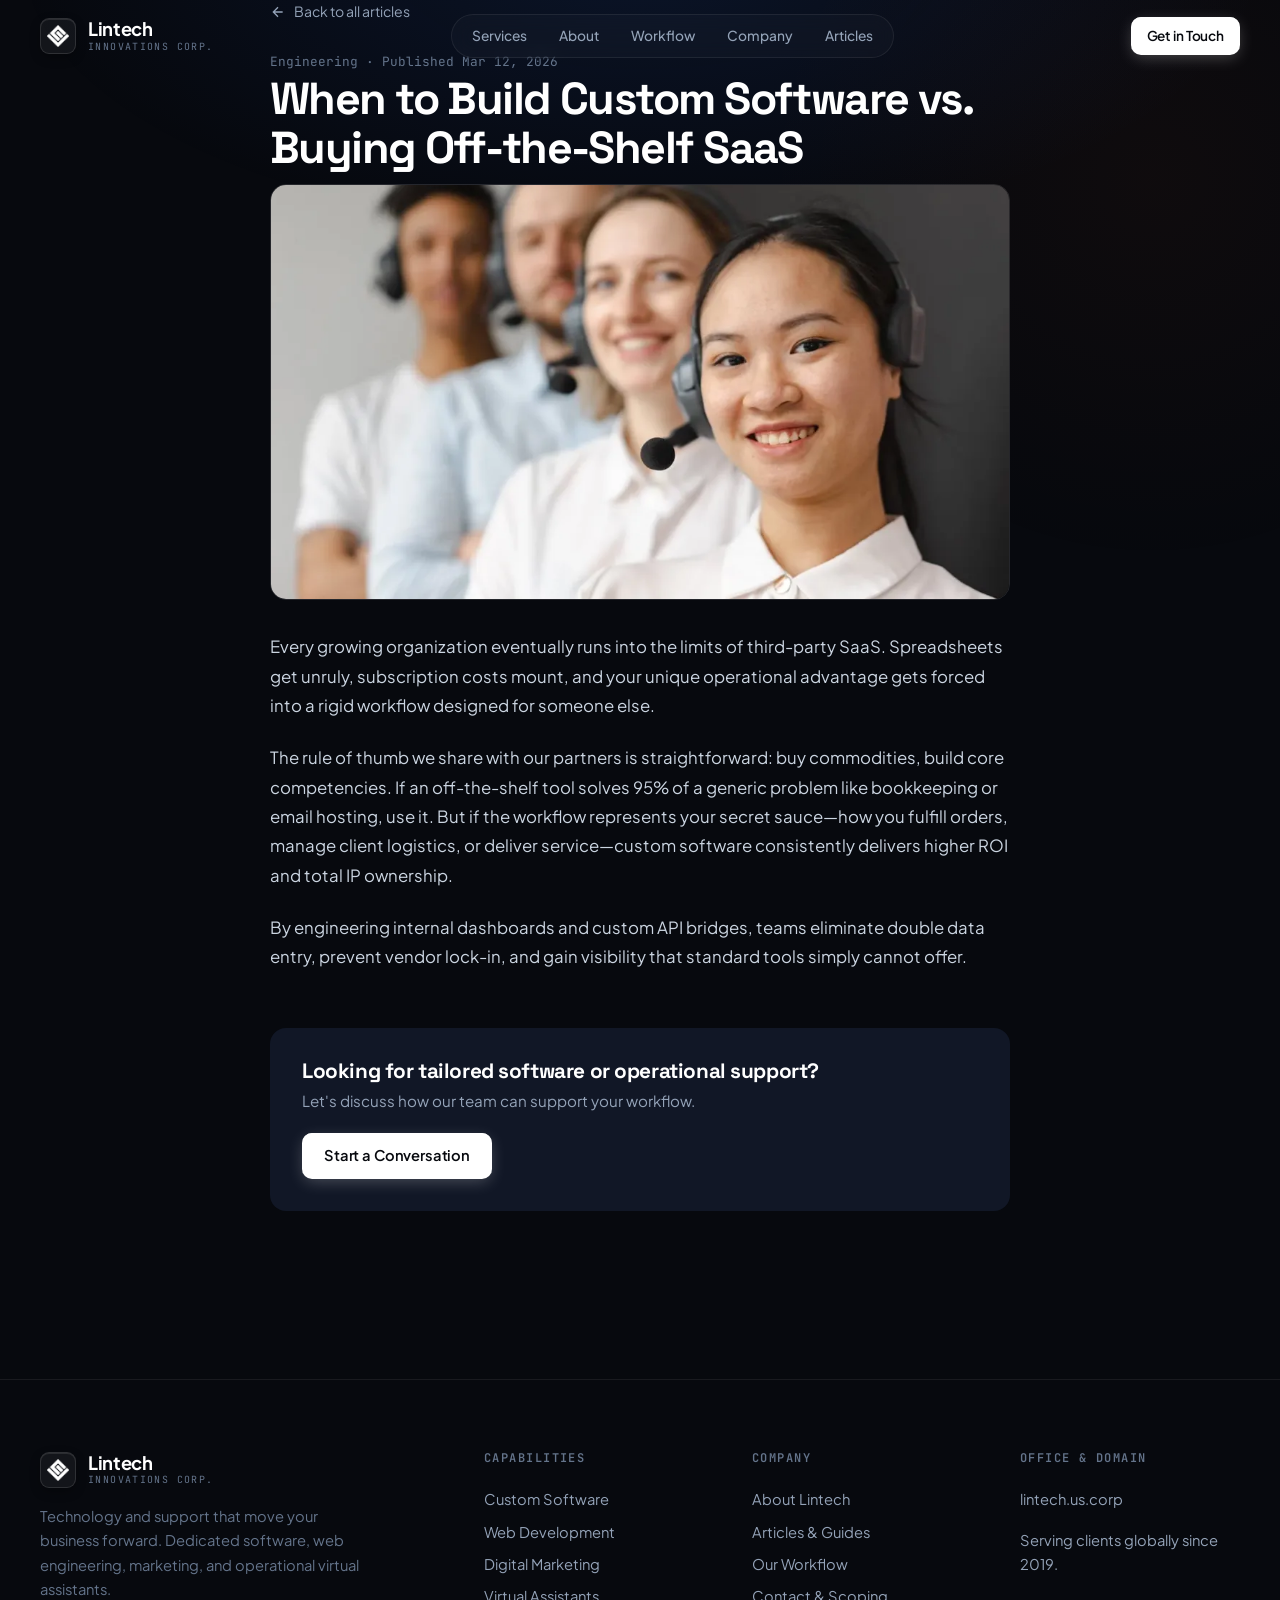
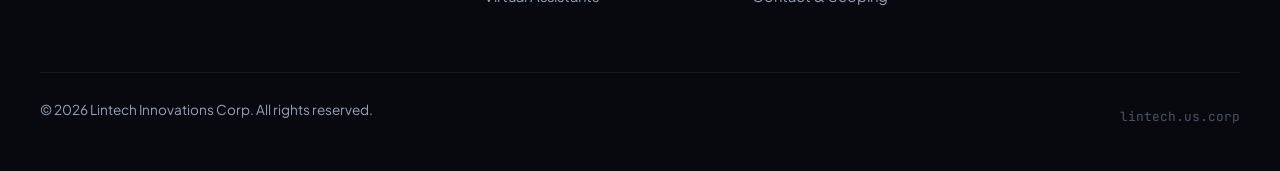
<file: post.html>
<!DOCTYPE html>
<html lang="en">
<head>
  <meta charset="UTF-8" />
  <meta name="viewport" content="width=device-width, initial-scale=1.0" />
  <title>Article — Lintech Innovations Corp.</title>
  <meta name="description" content="Technical and operational insights from Lintech Innovations Corp." />
  <meta name="theme-color" content="#090d16" />
  <link rel="preconnect" href="https://fonts.googleapis.com">
  <link rel="preconnect" href="https://fonts.gstatic.com" crossorigin>
  <link href="https://fonts.googleapis.com/css2?family=Inter:wght@400;500;600;700&family=Space+Grotesk:wght@500;600;700&family=JetBrains+Mono:wght@400;500&display=swap" rel="stylesheet">
  <link rel="stylesheet" href="assets/css/styles.css?v=2.3" />
  <link rel="icon" href="assets/img/logo.png" type="image/png" />
</head>
<body>
  <div class="bg-ambient" aria-hidden="true"></div>

  <header class="site-header">
    <div class="container nav">
      <a class="brand" href="index.html" aria-label="Lintech Innovations Corp. Home">
        <div class="brand-logo-frame">
          <img src="assets/img/logo.png" alt="Lintech" class="brand-logo" width="22" height="22" />
        </div>
        <div class="brand-text">
          <strong>Lintech</strong>
          <small>Innovations Corp.</small>
        </div>
      </a>
      <nav class="nav-links" aria-label="Primary navigation">
        <a href="index.html#services">Services</a>
        <a href="index.html#about">About</a>
        <a href="index.html#process">Workflow</a>
        <a href="about.html">Company</a>
        <a href="blog.html">Articles</a>
      </nav>
      <div class="nav-cta">
        <a href="index.html#contact" class="btn btn-primary btn-sm">Get in Touch</a>
        <button class="hamburger" id="hamburger" aria-label="Toggle navigation menu" aria-expanded="false" aria-controls="mobileMenu">
          <span></span><span></span><span></span>
        </button>
      </div>
    </div>
    <div class="mobile-menu" id="mobileMenu">
      <a href="index.html#services">Services</a>
      <a href="index.html#about">About</a>
      <a href="index.html#process">Workflow</a>
      <a href="about.html">Company</a>
      <a href="blog.html">Articles</a>
      <a href="index.html#contact" class="btn btn-primary btn-sm" style="margin-top: 8px;">Get in Touch</a>
    </div>
  </header>

  <main>
    <section class="section" style="padding-top: calc(var(--nav-h) + 40px);">
      <div class="container">
        <article class="post-container" id="postContainer" aria-live="polite">
          <a class="post-back-link" href="blog.html">
            <svg viewBox="0 0 24 24" width="16" height="16" fill="none" stroke="currentColor" stroke-width="2"><path d="M19 12H5M12 19l-7-7 7-7"/></svg>
            <span>Back to all articles</span>
          </a>

          <header class="post-header">
            <span class="post-meta-text" id="postMeta"></span>
            <h1 id="postTitle">Loading article...</h1>
          </header>

          <img class="post-featured-image" id="postImage" src="" alt="" />

          <div class="post-body-content" id="postBody"></div>

          <div style="margin-top: 56px; padding: 32px; background: var(--bg-elevated); border: 1px solid var(--border-strong); border-radius: var(--radius-md); display: flex; justify-content: space-between; align-items: center; flex-wrap: wrap; gap: 20px;">
            <div>
              <h3 style="margin-bottom: 4px;">Looking for tailored software or operational support?</h3>
              <p style="margin: 0; font-size: 0.95rem;">Let's discuss how our team can support your workflow.</p>
            </div>
            <a href="index.html#contact" class="btn btn-primary">Start a Conversation</a>
          </div>
        </article>
      </div>
    </section>
  </main>

  <footer class="site-footer">
    <div class="container">
      <div class="footer-grid">
        <div class="footer-brand">
          <a class="brand" href="index.html">
            <div class="brand-logo-frame">
              <img src="assets/img/logo.png" alt="Lintech" class="brand-logo" width="22" height="22" />
            </div>
            <div class="brand-text">
              <strong>Lintech</strong>
              <small>Innovations Corp.</small>
            </div>
          </a>
          <p>Technology and support that move your business forward. Dedicated software, web engineering, marketing, and operational virtual assistants.</p>
        </div>
        <div class="footer-col">
          <h4>Capabilities</h4>
          <a href="index.html#software">Custom Software</a>
          <a href="index.html#web">Web Development</a>
          <a href="index.html#marketing">Digital Marketing</a>
          <a href="index.html#va">Virtual Assistants</a>
        </div>
        <div class="footer-col">
          <h4>Company</h4>
          <a href="about.html">About Lintech</a>
          <a href="blog.html">Articles &amp; Guides</a>
          <a href="index.html#process">Our Workflow</a>
          <a href="index.html#contact">Contact &amp; Scoping</a>
        </div>
        <div class="footer-col">
          <h4>Office &amp; Domain</h4>
          <span>lintech.us.corp</span>
          <span style="color: var(--text-faint); margin-top: 8px;">Serving clients globally since 2019.</span>
        </div>
      </div>
      <div class="footer-bottom">
        <p>&copy; <span id="copyrightYear">2026</span> Lintech Innovations Corp. All rights reserved.</p>
        <span style="font-family: var(--font-mono); font-size: 0.8rem; color: var(--text-faint);">lintech.us.corp</span>
      </div>
    </div>
  </footer>

  <script src="assets/js/blog.js?v=2.2"></script>
  <script>
    renderPostFromQuery();
  </script>
  <script src="assets/js/main.js"></script>
</body>
</html>
</file>
<file: assets/css/styles.css>
/* =========================================================
   Lintech Innovations Corp. — High-Craft Design System
   Modern, Clean, Architectural Studio UI. Zero AI slop.
   ========================================================= */

@import url('https://fonts.googleapis.com/css2?family=Plus+Jakarta+Sans:wght@300;400;500;600;700;800&family=Space+Grotesk:wght@500;600;700&family=JetBrains+Mono:wght@400;500;600&display=swap');

:root {
  /* Slate & Obsidian Depths */
  --bg-deep: #07090e;
  --bg-base: #0b0f17;
  --bg-elevated: #111726;
  --bg-card: rgba(17, 24, 39, 0.7);
  --bg-card-hover: rgba(26, 36, 56, 0.85);

  /* Hairline Borders & Glass */
  --surface-glass: rgba(255, 255, 255, 0.035);
  --border-subtle: rgba(255, 255, 255, 0.07);
  --border-hairline: rgba(255, 255, 255, 0.12);
  --border-active: rgba(255, 255, 255, 0.25);

  /* Typography Colors */
  --text-primary: #ffffff;
  --text-secondary: #94a3b8;
  --text-tertiary: #64748b;
  --text-muted: #475569;

  /* Brand Accents (Grounded in Lintech Banner Identity) */
  --brand-blue: #2563eb;
  --brand-cyan: #06b6d4;
  --brand-orange: #ea580c;
  --brand-amber: #f59e0b;
  --brand-green: #10b981;

  --grad-text: linear-gradient(135deg, #ffffff 0%, #cbd5e1 50%, #94a3b8 100%);
  --grad-accent: linear-gradient(135deg, #38bdf8 0%, #2563eb 100%);
  --grad-warm: linear-gradient(135deg, #f97316 0%, #ea580c 100%);

  /* Typography Stacks */
  --font-sans: "Plus Jakarta Sans", -apple-system, BlinkMacSystemFont, "Segoe UI", Roboto, sans-serif;
  --font-display: "Space Grotesk", var(--font-sans);
  --font-mono: "JetBrains Mono", ui-monospace, Menlo, monospace;

  /* Layout Standards */
  --radius-xs: 6px;
  --radius-sm: 10px;
  --radius-md: 16px;
  --radius-lg: 22px;
  --radius-xl: 30px;
  --container-width: 1200px;
  --nav-height: 72px;

  --ease-spring: cubic-bezier(0.16, 1, 0.3, 1);
  --ease-smooth: cubic-bezier(0.4, 0, 0.2, 1);
}

/* ---------- Global Reset & Polish ---------- */
*, *::before, *::after {
  box-sizing: border-box;
  margin: 0;
  padding: 0;
}

html {
  scroll-behavior: smooth;
  scroll-padding-top: calc(var(--nav-height) + 20px);
  color-scheme: dark;
}

body {
  font-family: var(--font-sans);
  font-size: 16px;
  line-height: 1.65;
  color: var(--text-secondary);
  background-color: var(--bg-deep);
  -webkit-font-smoothing: antialiased;
  -moz-osx-font-smoothing: grayscale;
  overflow-x: hidden;
  position: relative;
}

/* Ambient Deep Illumination */
.bg-ambient {
  position: fixed;
  inset: 0;
  pointer-events: none;
  z-index: -1;
  background:
    radial-gradient(ellipse 70% 45% at 50% -5%, rgba(37, 99, 235, 0.12), transparent 70%),
    radial-gradient(circle 600px at 90% 20%, rgba(234, 88, 12, 0.04), transparent 65%);
}

.container {
  width: min(100% - 48px, var(--container-width));
  margin-inline: auto;
}

img {
  max-width: 100%;
  height: auto;
  display: block;
}

a {
  color: inherit;
  text-decoration: none;
  transition: all 0.2s ease;
}

button {
  font: inherit;
  cursor: pointer;
  border: none;
  background: none;
}

::selection {
  background: rgba(37, 99, 235, 0.35);
  color: #ffffff;
}

/* ---------- Typography ---------- */
h1, h2, h3, h4, h5, h6 {
  font-family: var(--font-display);
  color: var(--text-primary);
  line-height: 1.15;
  letter-spacing: -0.025em;
  font-weight: 700;
}

h1 {
  font-size: clamp(2.4rem, 4.8vw, 4rem);
  letter-spacing: -0.035em;
  line-height: 1.1;
}

h2 {
  font-size: clamp(1.85rem, 3.2vw, 2.7rem);
  letter-spacing: -0.03em;
  line-height: 1.15;
}

h3 {
  font-size: 1.3rem;
  letter-spacing: -0.02em;
}

p {
  color: var(--text-secondary);
  margin-bottom: 1em;
}

/* Refined Pill Badge */
.tag-badge {
  display: inline-flex;
  align-items: center;
  gap: 8px;
  padding: 5px 14px;
  border-radius: 999px;
  background: rgba(255, 255, 255, 0.04);
  border: 1px solid var(--border-hairline);
  font-family: var(--font-mono);
  font-size: 0.74rem;
  letter-spacing: 0.08em;
  text-transform: uppercase;
  color: #cbd5e1;
  box-shadow: inset 0 1px 0 rgba(255, 255, 255, 0.08);
  margin-bottom: 22px;
}
.tag-badge .badge-dot {
  width: 6px;
  height: 6px;
  border-radius: 50%;
  background: var(--brand-orange);
  box-shadow: 0 0 8px rgba(234, 88, 12, 0.6);
}

/* ---------- Buttons & Actions ---------- */
.btn {
  display: inline-flex;
  align-items: center;
  justify-content: center;
  gap: 10px;
  height: 46px;
  padding: 0 22px;
  border-radius: var(--radius-sm);
  font-size: 0.92rem;
  font-weight: 600;
  letter-spacing: -0.01em;
  transition: all 0.25s var(--ease-spring);
  white-space: nowrap;
}
.btn-primary {
  background: #ffffff;
  color: #07090e;
  box-shadow: 0 4px 16px -2px rgba(255, 255, 255, 0.25), inset 0 1px 0 rgba(255, 255, 255, 0.8);
}
.btn-primary:hover {
  background: #f1f5f9;
  transform: translateY(-2px);
  box-shadow: 0 8px 24px -2px rgba(255, 255, 255, 0.45);
}
.btn-secondary {
  background: var(--surface-glass);
  color: #ffffff;
  border: 1px solid var(--border-hairline);
  backdrop-filter: blur(12px);
}
.btn-secondary:hover {
  background: rgba(255, 255, 255, 0.07);
  border-color: rgba(255, 255, 255, 0.25);
  transform: translateY(-2px);
}
.btn-sm {
  height: 38px;
  padding: 0 16px;
  font-size: 0.85rem;
}

.link-inline {
  display: inline-flex;
  align-items: center;
  gap: 6px;
  color: #ffffff;
  font-weight: 600;
  font-size: 0.92rem;
  transition: color 0.2s ease;
}
.link-inline svg {
  width: 16px;
  height: 16px;
  transition: transform 0.2s var(--ease-spring);
}
.link-inline:hover {
  color: var(--brand-orange);
}
.link-inline:hover svg {
  transform: translateX(4px);
}

/* ---------- Header Navigation ---------- */
.site-header {
  position: fixed;
  top: 0;
  left: 0;
  right: 0;
  z-index: 100;
  height: var(--nav-height);
  transition: all 0.3s var(--ease-smooth);
}
.site-header.scrolled {
  background: rgba(7, 9, 14, 0.85);
  backdrop-filter: blur(20px) saturate(160%);
  -webkit-backdrop-filter: blur(20px) saturate(160%);
  border-bottom: 1px solid var(--border-subtle);
}

.nav {
  height: 100%;
  display: flex;
  align-items: center;
  justify-content: space-between;
  gap: 24px;
}

.brand {
  display: inline-flex;
  align-items: center;
  gap: 12px;
}
.brand-logo-frame {
  width: 36px;
  height: 36px;
  border-radius: 9px;
  background: rgba(255, 255, 255, 0.05);
  border: 1px solid rgba(255, 255, 255, 0.12);
  display: grid;
  place-items: center;
  transition: all 0.25s var(--ease-spring);
  box-shadow: 0 4px 12px -2px rgba(0, 0, 0, 0.4), inset 0 1px 0 rgba(255, 255, 255, 0.1);
  flex-shrink: 0;
}
.brand:hover .brand-logo-frame {
  border-color: rgba(56, 189, 248, 0.45);
  background: rgba(37, 99, 235, 0.14);
  box-shadow: 0 0 18px rgba(37, 99, 235, 0.35);
}
.brand-logo {
  width: 22px;
  height: 22px;
  object-fit: contain;
  display: block;
  filter: brightness(0) invert(1);
  transition: transform 0.25s var(--ease-spring);
}
.brand:hover .brand-logo {
  transform: rotate(-6deg) scale(1.12);
}
.brand-mark {
  width: 32px;
  height: 32px;
  border-radius: 8px;
  background: linear-gradient(135deg, var(--brand-blue), #1e3a8a);
  border: 1px solid rgba(255, 255, 255, 0.2);
  display: grid;
  place-items: center;
  color: #ffffff;
  font-weight: 800;
  font-size: 0.95rem;
  box-shadow: inset 0 1px 0 rgba(255, 255, 255, 0.25);
}
.brand-text {
  display: flex;
  flex-direction: column;
  line-height: 1;
}
.brand-text strong {
  font-size: 1.15rem;
  font-weight: 700;
  letter-spacing: -0.02em;
  color: #ffffff;
}
.brand-text small {
  font-family: var(--font-mono);
  font-size: 0.62rem;
  letter-spacing: 0.14em;
  text-transform: uppercase;
  color: var(--text-tertiary);
  margin-top: 3px;
}

.nav-links {
  display: flex;
  align-items: center;
  gap: 4px;
  padding: 4px 6px;
  border-radius: 999px;
  background: rgba(255, 255, 255, 0.025);
  border: 1px solid var(--border-subtle);
  backdrop-filter: blur(10px);
}
.nav-links a {
  padding: 6px 14px;
  border-radius: 999px;
  font-size: 0.86rem;
  font-weight: 500;
  color: var(--text-secondary);
  transition: all 0.2s ease;
}
.nav-links a:hover, .nav-links a.active {
  color: #ffffff;
  background: rgba(255, 255, 255, 0.06);
}

.nav-cta {
  display: flex;
  align-items: center;
  gap: 12px;
}

.hamburger {
  display: none;
  width: 38px;
  height: 38px;
  border-radius: var(--radius-xs);
  border: 1px solid var(--border-subtle);
  background: rgba(255, 255, 255, 0.03);
  position: relative;
}
.hamburger span {
  position: absolute;
  left: 9px;
  right: 9px;
  height: 1.5px;
  background: #ffffff;
  border-radius: 2px;
  transition: transform 0.25s, opacity 0.2s;
}
.hamburger span:nth-child(1) { top: 13px; }
.hamburger span:nth-child(2) { top: 18px; }
.hamburger span:nth-child(3) { top: 23px; }
.hamburger[aria-expanded="true"] span:nth-child(1) { transform: translateY(5px) rotate(45deg); }
.hamburger[aria-expanded="true"] span:nth-child(2) { opacity: 0; }
.hamburger[aria-expanded="true"] span:nth-child(3) { transform: translateY(-5px) rotate(-45deg); }

.mobile-menu {
  position: fixed;
  top: var(--nav-height);
  left: 16px;
  right: 16px;
  background: rgba(17, 23, 38, 0.95);
  border: 1px solid var(--border-hairline);
  border-radius: var(--radius-md);
  padding: 16px;
  display: flex;
  flex-direction: column;
  gap: 6px;
  box-shadow: 0 20px 40px rgba(0, 0, 0, 0.5);
  backdrop-filter: blur(20px);
  opacity: 0;
  transform: translateY(-8px);
  pointer-events: none;
  transition: opacity 0.25s, transform 0.25s var(--ease-spring);
  z-index: 99;
}
.mobile-menu.open {
  opacity: 1;
  transform: none;
  pointer-events: auto;
}
.mobile-menu a {
  padding: 10px 12px;
  border-radius: var(--radius-xs);
  color: var(--text-secondary);
  font-size: 0.95rem;
}
.mobile-menu a:hover {
  color: #ffffff;
  background: rgba(255, 255, 255, 0.05);
}

/* ---------- Hero Section ---------- */
.hero {
  padding: calc(var(--nav-height) + 64px) 0 80px;
  position: relative;
}
.hero-content {
  max-width: 820px;
  margin-bottom: 52px;
}
.hero h1 {
  margin-bottom: 20px;
}
.hero h1 .text-highlight {
  background: linear-gradient(135deg, #ffffff 30%, #38bdf8 100%);
  -webkit-background-clip: text;
  background-clip: text;
  color: transparent;
}
.hero .lead {
  font-size: clamp(1.08rem, 1.8vw, 1.25rem);
  line-height: 1.6;
  color: var(--text-secondary);
  margin-bottom: 30px;
  max-width: 680px;
}
.hero-actions {
  display: flex;
  gap: 12px;
  flex-wrap: wrap;
}

/* Masterpiece Frame for Lintech Banner */
.hero-banner-container {
  border-radius: var(--radius-xl);
  border: 1px solid var(--border-hairline);
  background: var(--bg-elevated);
  overflow: hidden;
  box-shadow:
    0 24px 60px -15px rgba(0, 0, 0, 0.7),
    0 0 40px -10px rgba(37, 99, 235, 0.12);
  position: relative;
}
.hero-banner-header {
  display: flex;
  align-items: center;
  justify-content: space-between;
  padding: 12px 20px;
  background: rgba(11, 15, 23, 0.75);
  border-bottom: 1px solid var(--border-subtle);
  font-family: var(--font-mono);
  font-size: 0.75rem;
  color: var(--text-tertiary);
}
.hero-banner-controls {
  display: flex;
  align-items: center;
  gap: 8px;
}
.hero-banner-controls span {
  width: 10px;
  height: 10px;
  border-radius: 50%;
  background: rgba(255, 255, 255, 0.15);
}
.hero-banner-controls span:nth-child(1) { background: #ef4444; opacity: 0.75; }
.hero-banner-controls span:nth-child(2) { background: #f59e0b; opacity: 0.75; }
.hero-banner-controls span:nth-child(3) { background: #10b981; opacity: 0.75; }

.hero-banner-container img {
  width: 100%;
  height: auto;
  aspect-ratio: 16 / 9;
  object-fit: cover;
  display: block;
}

.hero-banner-caption {
  display: flex;
  justify-content: space-between;
  align-items: center;
  padding: 14px 22px;
  border-top: 1px solid var(--border-subtle);
  background: rgba(11, 15, 23, 0.85);
  font-size: 0.84rem;
  color: var(--text-tertiary);
}
.hero-banner-caption span {
  display: inline-flex;
  align-items: center;
  gap: 6px;
}

/* Grounded Quick Facts */
.quick-facts {
  display: grid;
  grid-template-columns: repeat(4, 1fr);
  gap: 1px;
  background: var(--border-subtle);
  border: 1px solid var(--border-subtle);
  border-radius: var(--radius-md);
  margin-top: 48px;
  overflow: hidden;
}
.fact-item {
  background: var(--bg-base);
  padding: 26px 22px;
  transition: background 0.2s ease;
}
.fact-item:hover {
  background: rgba(17, 24, 38, 0.8);
}
.fact-item strong {
  display: block;
  font-family: var(--font-display);
  font-size: 1.6rem;
  font-weight: 700;
  color: #ffffff;
  line-height: 1.1;
  margin-bottom: 6px;
}
.fact-item span {
  font-size: 0.86rem;
  color: var(--text-secondary);
}

/* ---------- Section Standard ---------- */
.section {
  padding: 104px 0;
  position: relative;
}
.section-header {
  max-width: 700px;
  margin-bottom: 52px;
}
.section-header h2 {
  margin-bottom: 14px;
}
.section-header p {
  font-size: 1.08rem;
  line-height: 1.6;
}

/* ---------- Core Capabilities Grid (Matching Banner Badges!) ---------- */
.services-grid {
  display: grid;
  grid-template-columns: repeat(2, 1fr);
  gap: 24px;
}
.service-card {
  background: var(--bg-card);
  border: 1px solid var(--border-subtle);
  border-radius: var(--radius-lg);
  padding: 36px 32px;
  transition: border-color 0.25s, transform 0.25s var(--ease-spring), box-shadow 0.25s;
  display: flex;
  flex-direction: column;
  position: relative;
  overflow: hidden;
  backdrop-filter: blur(14px);
}
.service-card:hover {
  border-color: var(--border-hairline);
  background: var(--bg-card-hover);
  transform: translateY(-3px);
  box-shadow: 0 16px 36px -10px rgba(0, 0, 0, 0.5);
}
.service-card-header {
  display: flex;
  justify-content: space-between;
  align-items: center;
  margin-bottom: 22px;
}
.service-icon-badge {
  width: 44px;
  height: 44px;
  border-radius: 12px;
  display: grid;
  place-items: center;
  border: 1px solid rgba(255, 255, 255, 0.12);
  box-shadow: inset 0 1px 0 rgba(255, 255, 255, 0.2);
}
.service-icon-badge svg {
  width: 22px;
  height: 22px;
}
.service-icon-badge.orange {
  background: linear-gradient(135deg, rgba(234, 88, 12, 0.25), rgba(249, 115, 22, 0.1));
  color: #fb923c;
  border-color: rgba(249, 115, 22, 0.35);
}
.service-icon-badge.blue {
  background: linear-gradient(135deg, rgba(37, 99, 235, 0.25), rgba(56, 189, 248, 0.1));
  color: #38bdf8;
  border-color: rgba(56, 189, 248, 0.35);
}

.service-card .service-num {
  font-family: var(--font-mono);
  font-size: 0.75rem;
  letter-spacing: 0.08em;
  color: var(--text-tertiary);
  font-weight: 500;
}
.service-card h3 {
  font-size: 1.4rem;
  margin-bottom: 10px;
}
.service-card p {
  font-size: 0.95rem;
  color: var(--text-secondary);
  line-height: 1.6;
  margin-bottom: 26px;
  flex-grow: 1;
}
.service-deliverables {
  list-style: none;
  padding: 0;
  margin: 0;
  border-top: 1px solid var(--border-subtle);
  padding-top: 20px;
  display: flex;
  flex-wrap: wrap;
  gap: 8px;
}
.service-deliverables li {
  font-size: 0.8rem;
  font-family: var(--font-mono);
  color: var(--text-secondary);
  background: rgba(255, 255, 255, 0.03);
  border: 1px solid var(--border-subtle);
  padding: 4px 10px;
  border-radius: var(--radius-xs);
}

/* ---------- The Two Halves of Lintech (Banner Tagline Showcase) ---------- */
.pillars-showcase {
  display: grid;
  grid-template-columns: 1fr 1fr;
  gap: 24px;
  margin-top: 48px;
}
.pillar-box {
  background: var(--bg-card);
  border: 1px solid var(--border-subtle);
  border-radius: var(--radius-lg);
  padding: 40px;
  display: flex;
  flex-direction: column;
}
.pillar-badge {
  font-family: var(--font-mono);
  font-size: 0.78rem;
  letter-spacing: 0.1em;
  text-transform: uppercase;
  color: var(--brand-cyan);
  margin-bottom: 14px;
}
.pillar-badge.warm {
  color: var(--brand-orange);
}
.pillar-box h3 {
  font-size: 1.5rem;
  margin-bottom: 12px;
}
.pillar-box p {
  font-size: 0.95rem;
  line-height: 1.65;
  margin-bottom: 24px;
}
.pillar-list {
  list-style: none;
  display: flex;
  flex-direction: column;
  gap: 12px;
  margin-top: auto;
}
.pillar-list li {
  display: flex;
  align-items: center;
  gap: 10px;
  font-size: 0.92rem;
  color: var(--text-primary);
}
.pillar-list li svg {
  width: 16px;
  height: 16px;
  color: var(--brand-cyan);
  flex-shrink: 0;
}
.pillar-list.warm li svg {
  color: var(--brand-orange);
}

/* ---------- How We Work / Workflow ---------- */
.workflow-grid {
  display: grid;
  grid-template-columns: repeat(4, 1fr);
  gap: 20px;
}
.workflow-step {
  padding: 28px 24px;
  background: var(--bg-card);
  border: 1px solid var(--border-subtle);
  border-radius: var(--radius-md);
  transition: all 0.25s ease;
}
.workflow-step:hover {
  border-color: var(--border-hairline);
  background: var(--bg-card-hover);
  transform: translateY(-2px);
}
.workflow-step .step-index {
  display: inline-block;
  font-family: var(--font-mono);
  font-size: 0.78rem;
  color: var(--brand-orange);
  font-weight: 600;
  margin-bottom: 16px;
}
.workflow-step h3 {
  font-size: 1.15rem;
  margin-bottom: 8px;
}
.workflow-step p {
  font-size: 0.9rem;
  margin: 0;
  line-height: 1.6;
}

/* ---------- About Split ---------- */
.about-split {
  display: grid;
  grid-template-columns: 1.1fr 1fr;
  gap: 64px;
  align-items: center;
}
.about-text h2 { margin-bottom: 16px; }
.about-points {
  list-style: none;
  padding: 0;
  margin: 28px 0 0;
  display: flex;
  flex-direction: column;
  gap: 18px;
}
.about-points li {
  display: flex;
  align-items: flex-start;
  gap: 14px;
}
.about-points .bullet-ic {
  width: 24px;
  height: 24px;
  border-radius: 50%;
  background: rgba(37, 99, 235, 0.15);
  color: var(--brand-cyan);
  display: grid;
  place-items: center;
  flex-shrink: 0;
  margin-top: 2px;
}
.about-points .bullet-ic svg { width: 14px; height: 14px; }
.about-points h4 { font-size: 1rem; margin: 0 0 4px; color: #ffffff; }
.about-points p { font-size: 0.9rem; margin: 0; }

.about-card-box {
  background: var(--bg-card);
  border: 1px solid var(--border-hairline);
  border-radius: var(--radius-lg);
  padding: 36px;
  box-shadow: 0 20px 40px rgba(0, 0, 0, 0.4);
}
.about-card-box h3 { margin-bottom: 12px; }
.about-card-box p { font-size: 0.95rem; }
.about-card-box .focus-list {
  margin-top: 24px;
  display: grid;
  grid-template-columns: 1fr 1fr;
  gap: 12px;
}
.focus-item {
  background: rgba(255, 255, 255, 0.03);
  border: 1px solid var(--border-subtle);
  padding: 14px 16px;
  border-radius: var(--radius-xs);
  font-size: 0.85rem;
  color: var(--text-secondary);
}
.focus-item strong { display: block; color: #ffffff; font-size: 0.92rem; margin-bottom: 2px; }

/* ---------- Field Notes / Articles Grid ---------- */
.cards-3 {
  display: grid;
  grid-template-columns: repeat(3, 1fr);
  gap: 24px;
}
.article-card {
  background: var(--bg-card);
  border: 1px solid var(--border-subtle);
  border-radius: var(--radius-lg);
  overflow: hidden;
  display: flex;
  flex-direction: column;
  transition: all 0.25s var(--ease-spring);
}
.article-card:hover {
  border-color: var(--border-hairline);
  background: var(--bg-card-hover);
  transform: translateY(-3px);
  box-shadow: 0 16px 36px -10px rgba(0, 0, 0, 0.5);
}
.article-thumb {
  aspect-ratio: 16 / 10;
  overflow: hidden;
  background: #0b0f17;
}
.article-thumb img {
  width: 100%;
  height: 100%;
  object-fit: cover;
  transition: transform 0.35s ease;
}
.article-card:hover .article-thumb img {
  transform: scale(1.04);
}
.article-body {
  padding: 26px;
  display: flex;
  flex-direction: column;
  flex-grow: 1;
}
.article-date {
  font-family: var(--font-mono);
  font-size: 0.75rem;
  color: var(--text-tertiary);
  margin-bottom: 8px;
}
.article-body h3 {
  font-size: 1.18rem;
  margin-bottom: 10px;
}
.article-body p {
  font-size: 0.9rem;
  line-height: 1.6;
  margin-bottom: 18px;
  flex-grow: 1;
}

/* ---------- Realistic Project Inquiry Module ---------- */
.inquiry-box {
  background:
    radial-gradient(circle 700px at 100% 0%, rgba(37, 99, 235, 0.08), transparent 60%),
    var(--bg-elevated);
  border: 1px solid var(--border-hairline);
  border-radius: var(--radius-xl);
  padding: 52px;
  display: grid;
  grid-template-columns: 1fr 1.25fr;
  gap: 56px;
  box-shadow: 0 30px 60px -20px rgba(0, 0, 0, 0.6);
}
.inquiry-info h2 { margin-bottom: 14px; }
.inquiry-info p { font-size: 1.02rem; line-height: 1.65; }
.inquiry-meta {
  margin-top: 36px;
  display: flex;
  flex-direction: column;
  gap: 16px;
  font-size: 0.92rem;
  color: var(--text-secondary);
}
.inquiry-meta-item {
  display: flex;
  align-items: center;
  gap: 12px;
}
.inquiry-meta-item svg {
  width: 18px;
  height: 18px;
  color: var(--brand-orange);
  flex-shrink: 0;
}

.inquiry-form {
  display: flex;
  flex-direction: column;
  gap: 18px;
}
.form-group {
  display: flex;
  flex-direction: column;
  gap: 8px;
}
.form-group label {
  font-size: 0.85rem;
  font-weight: 500;
  color: var(--text-secondary);
}
.form-input, .form-textarea, .form-select {
  width: 100%;
  background: rgba(7, 9, 14, 0.7);
  border: 1px solid var(--border-hairline);
  border-radius: var(--radius-xs);
  padding: 12px 16px;
  color: #ffffff;
  font-family: inherit;
  font-size: 0.95rem;
  outline: none;
  transition: all 0.2s ease;
}
.form-input:focus, .form-textarea:focus, .form-select:focus {
  border-color: rgba(56, 189, 248, 0.6);
  background: rgba(17, 23, 38, 0.9);
  box-shadow: 0 0 0 3px rgba(37, 99, 235, 0.15);
}
.form-textarea {
  resize: vertical;
  min-height: 110px;
}
.form-row {
  display: grid;
  grid-template-columns: 1fr 1fr;
  gap: 16px;
}

/* Service Pill Selector Inside Form */
.service-pills {
  display: flex;
  flex-wrap: wrap;
  gap: 8px;
}
.service-pill-btn {
  padding: 6px 14px;
  border-radius: 999px;
  font-size: 0.84rem;
  font-weight: 500;
  color: var(--text-secondary);
  background: rgba(255, 255, 255, 0.035);
  border: 1px solid var(--border-subtle);
  transition: all 0.2s ease;
}
.service-pill-btn:hover {
  color: #ffffff;
  border-color: var(--border-hairline);
}
.service-pill-btn.active {
  color: #ffffff;
  background: rgba(37, 99, 235, 0.2);
  border-color: var(--brand-cyan);
}

/* ---------- Toast Notification ---------- */
.toast {
  position: fixed;
  left: 50%;
  bottom: 26px;
  z-index: 200;
  display: flex;
  align-items: center;
  gap: 10px;
  padding: 12px 20px;
  border-radius: var(--radius-sm);
  background: rgba(17, 24, 39, 0.95);
  border: 1px solid var(--border-hairline);
  box-shadow: 0 16px 36px rgba(0, 0, 0, 0.5);
  font-size: 0.92rem;
  color: #ffffff;
  backdrop-filter: blur(16px);
  transform: translate(-50%, 20px);
  opacity: 0;
  pointer-events: none;
  transition: all 0.25s var(--ease-spring);
}
.toast.show {
  opacity: 1;
  transform: translate(-50%, 0);
}
.toast-badge {
  width: 18px;
  height: 18px;
  border-radius: 50%;
  background: #10b981;
  color: #000000;
  display: grid;
  place-items: center;
  font-size: 0.75rem;
}

/* ---------- Interactive Studio Workbench (Live Capability Explorer) ---------- */
.workbench-box {
  background: var(--bg-card);
  border: 1px solid var(--border-subtle);
  border-radius: var(--radius-xl);
  overflow: hidden;
  margin-top: 48px;
  box-shadow: 0 30px 60px -20px rgba(0, 0, 0, 0.6);
  backdrop-filter: blur(16px);
}
.workbench-header {
  display: flex;
  align-items: center;
  justify-content: space-between;
  padding: 16px 24px;
  background: rgba(11, 15, 23, 0.85);
  border-bottom: 1px solid var(--border-subtle);
  flex-wrap: wrap;
  gap: 16px;
}
.workbench-tabs {
  display: flex;
  align-items: center;
  gap: 6px;
  flex-wrap: wrap;
}
.workbench-tab {
  display: inline-flex;
  align-items: center;
  gap: 8px;
  padding: 8px 16px;
  border-radius: var(--radius-sm);
  font-family: var(--font-mono);
  font-size: 0.8rem;
  font-weight: 500;
  color: var(--text-secondary);
  background: transparent;
  border: 1px solid transparent;
  transition: all 0.2s var(--ease-spring);
}
.workbench-tab:hover {
  color: #ffffff;
  background: rgba(255, 255, 255, 0.04);
}
.workbench-tab.active {
  color: #ffffff;
  background: rgba(37, 99, 235, 0.15);
  border-color: rgba(56, 189, 248, 0.4);
}
.workbench-tab-icon {
  width: 14px;
  height: 14px;
}
.workbench-badge {
  font-family: var(--font-mono);
  font-size: 0.72rem;
  letter-spacing: 0.08em;
  color: var(--text-tertiary);
}

.workbench-body {
  padding: 36px 32px;
}
.workbench-panel {
  display: none;
  animation: fadeIn 0.3s var(--ease-spring);
}
.workbench-panel.active {
  display: block;
}
@keyframes fadeIn {
  from { opacity: 0; transform: translateY(6px); }
  to { opacity: 1; transform: none; }
}

.workbench-grid {
  display: grid;
  grid-template-columns: 1.1fr 1fr;
  gap: 40px;
  align-items: center;
}
.workbench-content h3 {
  font-size: 1.6rem;
  margin-bottom: 14px;
}
.workbench-content p {
  font-size: 1rem;
  line-height: 1.65;
  color: var(--text-secondary);
  margin-bottom: 24px;
}
.workbench-features {
  list-style: none;
  display: flex;
  flex-direction: column;
  gap: 12px;
}
.workbench-features li {
  display: flex;
  align-items: center;
  gap: 10px;
  font-size: 0.92rem;
  color: var(--text-primary);
}
.workbench-features li svg {
  width: 16px;
  height: 16px;
  color: var(--brand-cyan);
  flex-shrink: 0;
}

/* Micro Mockup Display Box */
.workbench-display {
  background: rgba(7, 9, 14, 0.85);
  border: 1px solid var(--border-hairline);
  border-radius: var(--radius-lg);
  padding: 24px;
  box-shadow: inset 0 1px 0 rgba(255, 255, 255, 0.08);
}
.mockup-header {
  display: flex;
  justify-content: space-between;
  align-items: center;
  margin-bottom: 18px;
  padding-bottom: 12px;
  border-bottom: 1px solid rgba(255, 255, 255, 0.06);
  font-family: var(--font-mono);
  font-size: 0.74rem;
  color: var(--text-tertiary);
}
.mockup-stat-row {
  display: grid;
  grid-template-columns: repeat(3, 1fr);
  gap: 12px;
  margin-bottom: 20px;
}
.mockup-stat-pill {
  background: rgba(255, 255, 255, 0.03);
  border: 1px solid var(--border-subtle);
  border-radius: var(--radius-xs);
  padding: 10px 12px;
}
.mockup-stat-pill strong {
  display: block;
  font-family: var(--font-sans);
  font-size: 1.1rem;
  color: #ffffff;
}
.mockup-stat-pill span {
  font-size: 0.72rem;
  color: var(--text-tertiary);
}
.mockup-log {
  display: flex;
  flex-direction: column;
  gap: 8px;
  font-family: var(--font-mono);
  font-size: 0.76rem;
}
.mockup-log-item {
  display: flex;
  justify-content: space-between;
  align-items: center;
  padding: 8px 12px;
  background: rgba(255, 255, 255, 0.02);
  border-radius: 6px;
  border-left: 2px solid var(--brand-cyan);
  color: var(--text-secondary);
}
.mockup-log-item.warm { border-left-color: var(--brand-orange); }
.mockup-log-item.green { border-left-color: var(--brand-green); }
.mockup-badge {
  font-size: 0.68rem;
  padding: 2px 6px;
  border-radius: 4px;
  background: rgba(16, 185, 129, 0.15);
  color: #34d399;
}

/* ---------- Interactive Scope Configurator ---------- */
.configurator-card {
  background: var(--bg-card);
  border: 1px solid var(--border-hairline);
  border-radius: var(--radius-xl);
  padding: 48px;
  margin-top: 48px;
  display: grid;
  grid-template-columns: 1.2fr 1fr;
  gap: 48px;
  box-shadow: 0 30px 60px -20px rgba(0, 0, 0, 0.6);
}
.configurator-step-title {
  font-size: 0.82rem;
  font-family: var(--font-mono);
  letter-spacing: 0.1em;
  text-transform: uppercase;
  color: var(--brand-cyan);
  margin-bottom: 12px;
}
.configurator-step h4 {
  font-size: 1.15rem;
  margin-bottom: 14px;
}
.config-options {
  display: flex;
  flex-wrap: wrap;
  gap: 8px;
  margin-bottom: 28px;
}
.config-chip {
  padding: 8px 16px;
  border-radius: 999px;
  font-size: 0.86rem;
  font-weight: 500;
  color: var(--text-secondary);
  background: rgba(255, 255, 255, 0.035);
  border: 1px solid var(--border-subtle);
  transition: all 0.2s var(--ease-spring);
}
.config-chip:hover {
  color: #ffffff;
  border-color: var(--border-hairline);
}
.config-chip.selected {
  color: #ffffff;
  background: rgba(37, 99, 235, 0.2);
  border-color: var(--brand-cyan);
  box-shadow: 0 0 12px rgba(37, 99, 235, 0.25);
}

.configurator-summary {
  background: rgba(7, 9, 14, 0.9);
  border: 1px solid var(--border-hairline);
  border-radius: var(--radius-lg);
  padding: 32px;
  display: flex;
  flex-direction: column;
}
.configurator-summary h3 {
  font-size: 1.25rem;
  margin-bottom: 8px;
}
.configurator-summary p {
  font-size: 0.92rem;
  line-height: 1.6;
  margin-bottom: 24px;
}
.summary-checklist {
  list-style: none;
  display: flex;
  flex-direction: column;
  gap: 10px;
  margin-bottom: 32px;
  flex-grow: 1;
}
.summary-checklist li {
  display: flex;
  align-items: center;
  gap: 10px;
  font-size: 0.9rem;
  color: var(--text-primary);
}
.summary-checklist li svg {
  width: 16px;
  height: 16px;
  color: var(--brand-green);
  flex-shrink: 0;
}

/* ---------- Executive FAQ Accordion ---------- */
.faq-accordion {
  max-width: 860px;
  margin: 48px auto 0;
  display: flex;
  flex-direction: column;
  gap: 14px;
}
.faq-item {
  background: var(--bg-card);
  border: 1px solid var(--border-subtle);
  border-radius: var(--radius-md);
  overflow: hidden;
  transition: all 0.2s var(--ease-spring);
}
.faq-item:hover {
  border-color: var(--border-hairline);
}
.faq-item.open {
  border-color: rgba(56, 189, 248, 0.35);
  background: rgba(17, 24, 39, 0.85);
}
.faq-trigger {
  width: 100%;
  display: flex;
  justify-content: space-between;
  align-items: center;
  padding: 22px 26px;
  text-align: left;
  font-family: var(--font-sans);
  font-size: 1.05rem;
  font-weight: 600;
  color: #ffffff;
}
.faq-icon {
  width: 20px;
  height: 20px;
  transition: transform 0.25s var(--ease-spring);
  color: var(--text-tertiary);
  flex-shrink: 0;
}
.faq-item.open .faq-icon {
  transform: rotate(180deg);
  color: var(--brand-cyan);
}
.faq-content {
  display: none;
  padding: 0 26px 24px;
  font-size: 0.95rem;
  line-height: 1.7;
  color: var(--text-secondary);
}
.faq-item.open .faq-content {
  display: block;
  animation: fadeIn 0.25s ease;
}

/* ---------- Global Footer ---------- */
.site-footer {
  border-top: 1px solid var(--border-subtle);
  padding: 72px 0 36px;
  margin-top: 64px;
  background: var(--bg-deep);
}
.footer-grid {
  display: grid;
  grid-template-columns: 1.8fr 1fr 1fr 1fr;
  gap: 48px;
}
.footer-brand p {
  color: var(--text-tertiary);
  font-size: 0.92rem;
  line-height: 1.65;
  max-width: 320px;
  margin-top: 16px;
}
.footer-col h4 {
  font-family: var(--font-mono);
  font-size: 0.75rem;
  font-weight: 600;
  letter-spacing: 0.12em;
  text-transform: uppercase;
  color: var(--text-tertiary);
  margin-bottom: 18px;
}
.footer-col a, .footer-col span {
  display: block;
  color: var(--text-secondary);
  font-size: 0.92rem;
  padding: 4px 0;
  transition: color 0.15s ease;
}
.footer-col a:hover {
  color: #ffffff;
}
.footer-bottom {
  display: flex;
  justify-content: space-between;
  align-items: center;
  flex-wrap: wrap;
  gap: 16px;
  margin-top: 56px;
  padding-top: 26px;
  border-top: 1px solid var(--border-subtle);
  font-size: 0.85rem;
  color: var(--text-muted);
}

/* ---------- Inner Pages (About, Blog, Post) ---------- */
.page-header {
  padding: calc(var(--nav-height) + 56px) 0 40px;
}
.page-header h1 { margin-bottom: 12px; }
.page-header .lead { font-size: 1.15rem; max-width: 660px; }

.post-container {
  max-width: 740px;
  margin: 0 auto;
}
.post-back-link {
  display: inline-flex;
  align-items: center;
  gap: 8px;
  font-size: 0.88rem;
  color: var(--text-secondary);
  margin-bottom: 24px;
}
.post-back-link:hover { color: #ffffff; }
.post-header h1 { font-size: clamp(2rem, 3.5vw, 2.8rem); margin-bottom: 12px; }
.post-meta-text { font-family: var(--font-mono); font-size: 0.8rem; color: var(--text-tertiary); margin-bottom: 24px; }
.post-featured-image {
  width: 100%;
  aspect-ratio: 16 / 9;
  object-fit: cover;
  border-radius: var(--radius-md);
  border: 1px solid var(--border-hairline);
  margin-bottom: 32px;
}
.post-body-content p {
  font-size: 1.05rem;
  line-height: 1.75;
  color: #cbd5e1;
  margin-bottom: 1.35em;
}

/* ---------- Responsive ---------- */
@media (max-width: 960px) {
  .nav-links, .nav-cta .btn { display: none; }
  .hamburger { display: block; }
  .services-grid { grid-template-columns: 1fr; }
  .pillars-showcase { grid-template-columns: 1fr; }
  .workflow-grid { grid-template-columns: 1fr 1fr; }
  .about-split { grid-template-columns: 1fr; gap: 40px; }
  .inquiry-box { grid-template-columns: 1fr; gap: 40px; padding: 36px 24px; }
  .cards-3 { grid-template-columns: 1fr; }
  .quick-facts { grid-template-columns: 1fr 1fr; }
  .workbench-grid { grid-template-columns: 1fr; gap: 28px; }
  .configurator-card { grid-template-columns: 1fr; padding: 32px 24px; gap: 32px; }
  .topology-grid { grid-template-columns: 1fr; gap: 16px; }
  .topology-connector { display: none; }
  .inspector-body { grid-template-columns: 1fr; gap: 20px; }
  .footer-grid { grid-template-columns: 1fr 1fr; gap: 36px; }
}
@media (max-width: 600px) {
  .quick-facts { grid-template-columns: 1fr; }
  .workflow-grid { grid-template-columns: 1fr; }
  .workbench-body { padding: 24px 18px; }
  .mockup-stat-row { grid-template-columns: 1fr; }
  .form-row { grid-template-columns: 1fr; }
  .footer-grid { grid-template-columns: 1fr; }
  .telemetry-item.hide-mobile { display: none; }
}

/* =========================================================
   High-Tech Systems: Cyber Grid, Telemetry, Topology, Command Palette
   ========================================================= */

/* Background Cyber Grid Overlay */
.bg-grid-overlay {
  position: absolute;
  inset: 0;
  background-image: 
    linear-gradient(to right, rgba(255, 255, 255, 0.02) 1px, transparent 1px),
    linear-gradient(to bottom, rgba(255, 255, 255, 0.02) 1px, transparent 1px);
  background-size: 40px 40px;
  mask-image: radial-gradient(ellipse 75% 55% at 50% 25%, #000 30%, transparent 85%);
  -webkit-mask-image: radial-gradient(ellipse 75% 55% at 50% 25%, #000 30%, transparent 85%);
  pointer-events: none;
  z-index: 0;
}

/* High-Tech Card Mouse Spotlight Glow */
.service-card,
.workbench-box,
.configurator-card,
.topology-node,
.node-inspector,
.pillar-box,
.workflow-step,
.fact-item {
  position: relative;
  overflow: hidden;
}

.service-card::after,
.workbench-box::after,
.configurator-card::after,
.topology-node::after,
.pillar-box::after,
.workflow-step::after {
  content: '';
  position: absolute;
  inset: 0;
  pointer-events: none;
  opacity: 0;
  background: radial-gradient(450px circle at var(--mouse-x, 50%) var(--mouse-y, 50%), rgba(56, 189, 248, 0.1), transparent 70%);
  transition: opacity 0.3s ease;
  z-index: 1;
}

.service-card:hover::after,
.workbench-box:hover::after,
.configurator-card:hover::after,
.topology-node:hover::after,
.pillar-box:hover::after,
.workflow-step:hover::after {
  opacity: 1;
}

/* ---------- Top Telemetry Ribbon ---------- */
.top-telemetry-ribbon {
  height: 32px;
  background: rgba(7, 9, 14, 0.95);
  border-bottom: 1px solid rgba(255, 255, 255, 0.06);
  display: flex;
  align-items: center;
  font-family: var(--font-mono);
  font-size: 0.72rem;
  color: var(--text-tertiary);
  backdrop-filter: blur(12px);
  z-index: 101;
}
.telemetry-inner {
  display: flex;
  align-items: center;
  justify-content: space-between;
  width: 100%;
}
.telemetry-item {
  display: inline-flex;
  align-items: center;
  gap: 8px;
}
.telemetry-label {
  color: var(--text-muted);
  letter-spacing: 0.05em;
}
.telemetry-val {
  color: #cbd5e1;
  font-weight: 500;
}
.telemetry-dot {
  width: 7px;
  height: 7px;
  border-radius: 50%;
  background: var(--brand-green);
  display: inline-block;
}
.telemetry-dot.pulse {
  box-shadow: 0 0 8px rgba(16, 185, 129, 0.8);
  animation: pulseDot 2s infinite ease-in-out;
}
@keyframes pulseDot {
  0%, 100% { opacity: 1; transform: scale(1); }
  50% { opacity: 0.4; transform: scale(0.85); }
}

.telemetry-cmd-btn {
  display: inline-flex;
  align-items: center;
  gap: 6px;
  background: rgba(255, 255, 255, 0.04);
  border: 1px solid rgba(255, 255, 255, 0.1);
  border-radius: 4px;
  padding: 2px 8px;
  font-family: var(--font-mono);
  font-size: 0.7rem;
  color: var(--text-secondary);
  cursor: pointer;
  transition: all 0.2s ease;
}
.telemetry-cmd-btn:hover {
  background: rgba(56, 189, 248, 0.15);
  border-color: rgba(56, 189, 248, 0.4);
  color: #ffffff;
}
.telemetry-cmd-btn kbd {
  background: rgba(255, 255, 255, 0.1);
  padding: 1px 4px;
  border-radius: 3px;
  font-size: 0.68rem;
  color: #ffffff;
}

/* Nav Command Button */
.btn-command-palette {
  display: inline-flex;
  align-items: center;
  gap: 8px;
  height: 38px;
  padding: 0 12px;
  border-radius: var(--radius-sm);
  background: rgba(255, 255, 255, 0.04);
  border: 1px solid var(--border-subtle);
  color: var(--text-secondary);
  font-family: var(--font-mono);
  font-size: 0.8rem;
  cursor: pointer;
  transition: all 0.2s ease;
}
.btn-command-palette:hover {
  background: rgba(255, 255, 255, 0.08);
  border-color: var(--border-hairline);
  color: #ffffff;
}
.btn-command-palette svg {
  width: 14px;
  height: 14px;
  color: var(--brand-cyan);
}
.btn-command-palette kbd {
  background: rgba(255, 255, 255, 0.08);
  border: 1px solid rgba(255, 255, 255, 0.12);
  border-radius: 4px;
  padding: 2px 5px;
  font-size: 0.7rem;
  color: var(--text-primary);
}

/* ---------- High-Tech System Topology Section ---------- */
.topology-container {
  display: flex;
  flex-direction: column;
  gap: 28px;
  margin-top: 48px;
}
.topology-grid {
  display: grid;
  grid-template-columns: 1fr auto 1fr auto 1fr auto 1fr;
  align-items: center;
  gap: 12px;
}
.topology-connector {
  display: grid;
  place-items: center;
  color: rgba(56, 189, 248, 0.4);
  width: 36px;
  flex-shrink: 0;
}
.topology-connector svg {
  width: 36px;
  height: 12px;
  animation: signalDash 1.5s linear infinite;
}
@keyframes signalDash {
  to { stroke-dashoffset: -12; }
}

.topology-node {
  background: var(--bg-card);
  border: 1px solid var(--border-subtle);
  border-radius: var(--radius-md);
  padding: 24px 20px;
  text-align: left;
  cursor: pointer;
  transition: all 0.25s var(--ease-spring);
  display: flex;
  flex-direction: column;
  gap: 8px;
  backdrop-filter: blur(14px);
}
.topology-node:hover {
  border-color: var(--border-hairline);
  transform: translateY(-2px);
  background: rgba(26, 36, 56, 0.85);
}
.topology-node.active {
  border-color: rgba(56, 189, 248, 0.6);
  background: rgba(17, 24, 39, 0.95);
  box-shadow: 0 0 24px -4px rgba(37, 99, 235, 0.35);
}

.node-status-bar {
  display: flex;
  align-items: center;
  gap: 8px;
  margin-bottom: 4px;
}
.node-dot {
  width: 8px;
  height: 8px;
  border-radius: 50%;
  background: var(--brand-cyan);
  box-shadow: 0 0 8px rgba(6, 182, 212, 0.6);
}
.topology-node.active .node-dot {
  background: var(--brand-green);
  box-shadow: 0 0 10px rgba(16, 185, 129, 0.8);
}
.node-id {
  font-family: var(--font-mono);
  font-size: 0.72rem;
  letter-spacing: 0.08em;
  color: var(--text-tertiary);
  font-weight: 500;
}
.topology-node h4 {
  font-family: var(--font-sans);
  font-size: 1.05rem;
  font-weight: 600;
  color: #ffffff;
  line-height: 1.25;
}
.topology-node p {
  font-size: 0.82rem;
  color: var(--text-secondary);
  line-height: 1.45;
}
.node-meta {
  display: flex;
  justify-content: space-between;
  align-items: center;
  margin-top: 8px;
  padding-top: 10px;
  border-top: 1px solid rgba(255, 255, 255, 0.06);
  font-family: var(--font-mono);
  font-size: 0.72rem;
  color: var(--text-tertiary);
}
.node-tag {
  font-size: 0.68rem;
  padding: 2px 6px;
  border-radius: 4px;
  background: rgba(56, 189, 248, 0.15);
  color: #38bdf8;
  border: 1px solid rgba(56, 189, 248, 0.3);
}
.node-tag.warm {
  background: rgba(249, 115, 22, 0.15);
  color: #fb923c;
  border-color: rgba(249, 115, 22, 0.3);
}

/* Node Inspector Terminal */
.node-inspector {
  background: #080b12;
  border: 1px solid rgba(56, 189, 248, 0.3);
  border-radius: var(--radius-lg);
  overflow: hidden;
  box-shadow: 0 20px 50px -15px rgba(0, 0, 0, 0.8), inset 0 1px 0 rgba(255, 255, 255, 0.08);
}
.inspector-header {
  display: flex;
  justify-content: space-between;
  align-items: center;
  padding: 14px 24px;
  background: rgba(14, 20, 32, 0.95);
  border-bottom: 1px solid rgba(255, 255, 255, 0.08);
  font-family: var(--font-mono);
  font-size: 0.78rem;
  flex-wrap: wrap;
  gap: 12px;
}
.inspector-title {
  display: flex;
  align-items: center;
  gap: 8px;
  color: #ffffff;
  font-weight: 600;
  letter-spacing: 0.04em;
}
.term-prompt {
  color: var(--brand-cyan);
}
.inspector-status {
  display: flex;
  align-items: center;
  gap: 8px;
  color: var(--brand-green);
  font-size: 0.72rem;
}
.status-indicator {
  width: 7px;
  height: 7px;
  border-radius: 50%;
  background: var(--brand-green);
  box-shadow: 0 0 8px rgba(16, 185, 129, 0.8);
}

.inspector-body {
  padding: 26px 24px;
  display: grid;
  grid-template-columns: 1.2fr 1.2fr 1fr;
  gap: 28px;
}
.inspector-col {
  display: flex;
  flex-direction: column;
  gap: 8px;
}
.inspector-label {
  font-family: var(--font-mono);
  font-size: 0.72rem;
  letter-spacing: 0.1em;
  text-transform: uppercase;
  color: var(--brand-cyan);
  font-weight: 600;
}
.inspector-col p {
  font-size: 0.88rem;
  line-height: 1.6;
  color: #cbd5e1;
}

.inspector-footer {
  display: flex;
  justify-content: space-between;
  align-items: center;
  padding: 12px 24px;
  background: rgba(11, 15, 23, 0.7);
  border-top: 1px solid rgba(255, 255, 255, 0.06);
  font-family: var(--font-mono);
  font-size: 0.74rem;
  color: var(--text-tertiary);
  flex-wrap: wrap;
  gap: 12px;
}
.inspector-footer strong {
  color: #ffffff;
}

/* ---------- High-Tech Command Palette Modal ---------- */
.command-palette-backdrop {
  position: fixed;
  inset: 0;
  z-index: 10000;
  background: rgba(3, 5, 8, 0.8);
  backdrop-filter: blur(16px);
  -webkit-backdrop-filter: blur(16px);
  display: none;
  place-items: center;
  padding: 20px;
  opacity: 0;
  transition: opacity 0.2s var(--ease-smooth);
}
.command-palette-backdrop.open {
  display: grid;
  opacity: 1;
}

.command-palette-card {
  width: min(100%, 640px);
  background: #090d16;
  border: 1px solid rgba(56, 189, 248, 0.35);
  border-radius: var(--radius-lg);
  box-shadow: 
    0 30px 80px -10px rgba(0, 0, 0, 0.95),
    0 0 50px -10px rgba(37, 99, 235, 0.25);
  overflow: hidden;
  transform: scale(0.96);
  transition: transform 0.2s var(--ease-spring);
}
.command-palette-backdrop.open .command-palette-card {
  transform: scale(1);
}

.command-search-header {
  display: flex;
  align-items: center;
  gap: 12px;
  padding: 18px 20px;
  border-bottom: 1px solid rgba(255, 255, 255, 0.08);
  background: rgba(14, 20, 32, 0.6);
}
.command-search-header svg {
  width: 18px;
  height: 18px;
  color: var(--brand-cyan);
  flex-shrink: 0;
}
.command-search-input {
  flex-grow: 1;
  background: transparent;
  border: none;
  outline: none;
  font-family: var(--font-sans);
  font-size: 1.05rem;
  color: #ffffff;
}
.command-search-input::placeholder {
  color: var(--text-tertiary);
}
.command-esc-badge {
  font-family: var(--font-mono);
  font-size: 0.7rem;
  padding: 2px 6px;
  border-radius: 4px;
  background: rgba(255, 255, 255, 0.06);
  border: 1px solid rgba(255, 255, 255, 0.12);
  color: var(--text-tertiary);
  cursor: pointer;
}

.command-results-list {
  max-height: 380px;
  overflow-y: auto;
  padding: 12px;
  display: flex;
  flex-direction: column;
  gap: 4px;
}
.command-category-title {
  font-family: var(--font-mono);
  font-size: 0.68rem;
  letter-spacing: 0.12em;
  text-transform: uppercase;
  color: var(--text-muted);
  padding: 10px 12px 4px;
}
.command-item {
  display: flex;
  align-items: center;
  justify-content: space-between;
  padding: 10px 14px;
  border-radius: var(--radius-xs);
  cursor: pointer;
  transition: all 0.15s ease;
  background: transparent;
  border: 1px solid transparent;
  color: var(--text-secondary);
}
.command-item:hover, .command-item.active {
  background: rgba(37, 99, 235, 0.18);
  border-color: rgba(56, 189, 248, 0.35);
  color: #ffffff;
}
.command-item-left {
  display: flex;
  align-items: center;
  gap: 12px;
}
.command-item-icon {
  width: 16px;
  height: 16px;
  color: var(--brand-cyan);
  flex-shrink: 0;
}
.command-item-title {
  font-size: 0.92rem;
  font-weight: 500;
  color: #ffffff;
}
.command-item-desc {
  font-size: 0.78rem;
  color: var(--text-tertiary);
  margin-left: 8px;
}
.command-item-badge {
  font-family: var(--font-mono);
  font-size: 0.7rem;
  padding: 2px 6px;
  border-radius: 4px;
  background: rgba(255, 255, 255, 0.06);
  color: var(--text-tertiary);
}
.command-item:hover .command-item-badge,
.command-item.active .command-item-badge {
  background: rgba(56, 189, 248, 0.2);
  color: #38bdf8;
}

.command-footer {
  display: flex;
  justify-content: space-between;
  align-items: center;
  padding: 10px 20px;
  border-top: 1px solid rgba(255, 255, 255, 0.06);
  background: rgba(7, 9, 14, 0.95);
  font-family: var(--font-mono);
  font-size: 0.72rem;
  color: var(--text-muted);
}
.command-footer-hints {
  display: flex;
  gap: 16px;
}
.command-footer-hints span {
  display: inline-flex;
  align-items: center;
  gap: 6px;
}
.command-footer-hints kbd {
  background: rgba(255, 255, 255, 0.08);
  padding: 1px 4px;
  border-radius: 3px;
  color: var(--text-secondary);
}

/* =========================================================
   Smooth Animations & Modern Micro-Interactions
   100% Hostinger Plug-and-Play Compatible · Zero Blank States
   ========================================================= */

/* Native Smooth Scrolling */
html {
  scroll-behavior: smooth;
}

/* Ambient Deep Breathing Glow */
.bg-ambient {
  animation: ambientFloat 14s ease-in-out infinite alternate;
}
@keyframes ambientFloat {
  0% {
    transform: scale(1) translateY(0);
    opacity: 0.85;
  }
  100% {
    transform: scale(1.08) translateY(-15px);
    opacity: 1.15;
  }
}

/* Hero Staggered Reveal Animations (Pure CSS - Always Visible) */
@keyframes heroFadeUp {
  0% {
    opacity: 0;
    transform: translateY(22px);
  }
  100% {
    opacity: 1;
    transform: translateY(0);
  }
}

.hero-content {
  animation: heroFadeUp 0.75s cubic-bezier(0.16, 1, 0.3, 1) both;
}

.hero-banner-container {
  animation: heroFadeUp 0.85s cubic-bezier(0.16, 1, 0.3, 1) 0.15s both;
  transition: transform 0.45s var(--ease-spring), box-shadow 0.45s ease;
  will-change: transform, box-shadow;
}

.hero-banner-container:hover {
  transform: translateY(-8px);
  box-shadow: 
    0 32px 70px -15px rgba(0, 0, 0, 0.85),
    0 0 50px -10px rgba(37, 99, 235, 0.25);
}

.quick-facts {
  animation: heroFadeUp 0.8s cubic-bezier(0.16, 1, 0.3, 1) 0.25s both;
}

/* Hero Badge Pulse */
.tag-badge .badge-dot {
  animation: badgeDotPulse 2s cubic-bezier(0.4, 0, 0.6, 1) infinite;
}
@keyframes badgeDotPulse {
  0%, 100% {
    opacity: 1;
    transform: scale(1);
    box-shadow: 0 0 10px rgba(234, 88, 12, 0.8);
  }
  50% {
    opacity: 0.4;
    transform: scale(0.85);
    box-shadow: 0 0 4px rgba(234, 88, 12, 0.3);
  }
}

/* Button Shimmer Light Sheen */
.btn-primary {
  position: relative;
  overflow: hidden;
  transition: transform 0.25s var(--ease-spring), box-shadow 0.25s ease, background-color 0.2s ease;
}
.btn-primary::after {
  content: '';
  position: absolute;
  top: -50%;
  left: -70%;
  width: 45%;
  height: 200%;
  background: linear-gradient(90deg, transparent, rgba(255, 255, 255, 0.35), transparent);
  transform: rotate(25deg);
  transition: left 0.75s ease;
  pointer-events: none;
}
.btn-primary:hover::after {
  left: 130%;
}
.btn-primary:hover {
  transform: translateY(-2px);
  box-shadow: 0 10px 28px -4px rgba(37, 99, 235, 0.55);
}

.btn-secondary {
  transition: transform 0.25s var(--ease-spring), border-color 0.25s ease, background-color 0.25s ease;
}
.btn-secondary:hover {
  transform: translateY(-2px);
  border-color: rgba(255, 255, 255, 0.28);
  background: rgba(255, 255, 255, 0.08);
}

/* Card Elegance & Icon Hover Animation */
.service-card {
  transition: transform 0.35s var(--ease-spring), border-color 0.25s ease, box-shadow 0.35s ease, background 0.25s ease;
  will-change: transform, box-shadow;
}
.service-card:hover {
  transform: translateY(-6px);
  border-color: rgba(56, 189, 248, 0.35);
  box-shadow: 
    0 24px 50px -12px rgba(0, 0, 0, 0.75),
    0 0 30px -8px rgba(37, 99, 235, 0.15);
}
.service-card:hover .service-icon-badge {
  transform: scale(1.1) rotate(-4deg);
}
.service-icon-badge {
  transition: transform 0.35s var(--ease-spring);
}

/* Service Deliverable Tags Micro-Hover */
.service-deliverables li {
  transition: transform 0.2s var(--ease-spring), border-color 0.2s ease, color 0.2s ease, background 0.2s ease;
}
.service-deliverables li:hover {
  transform: translateY(-2px);
  border-color: rgba(255, 255, 255, 0.25);
  color: #ffffff;
  background: rgba(255, 255, 255, 0.06);
}

/* Pillar Box Elegance */
.pillar-box {
  transition: transform 0.35s var(--ease-spring), border-color 0.25s ease, box-shadow 0.35s ease;
}
.pillar-box:hover {
  transform: translateY(-5px);
  box-shadow: 0 24px 55px -15px rgba(0, 0, 0, 0.75);
}

/* Workflow Step Elegance */
.workflow-step {
  transition: transform 0.3s var(--ease-spring), border-color 0.25s ease;
}
.workflow-step:hover {
  transform: translateY(-4px);
  border-color: var(--border-hairline);
}
.workflow-step:hover .step-index {
  color: var(--brand-cyan);
}

/* Facts Box Elegance */
.fact-item {
  transition: background 0.25s ease, transform 0.25s var(--ease-spring);
}
.fact-item:hover {
  background: rgba(26, 36, 56, 0.85);
  transform: translateY(-2px);
}

/* Progressive Smooth Scroll Reveal (Failsafe - Only applied when supported) */
.scroll-reveal {
  opacity: 0;
  transform: translateY(20px);
  transition: opacity 0.65s cubic-bezier(0.16, 1, 0.3, 1), transform 0.65s cubic-bezier(0.16, 1, 0.3, 1);
}
.scroll-reveal.is-revealed {
  opacity: 1;
  transform: translateY(0);
}
</file>
